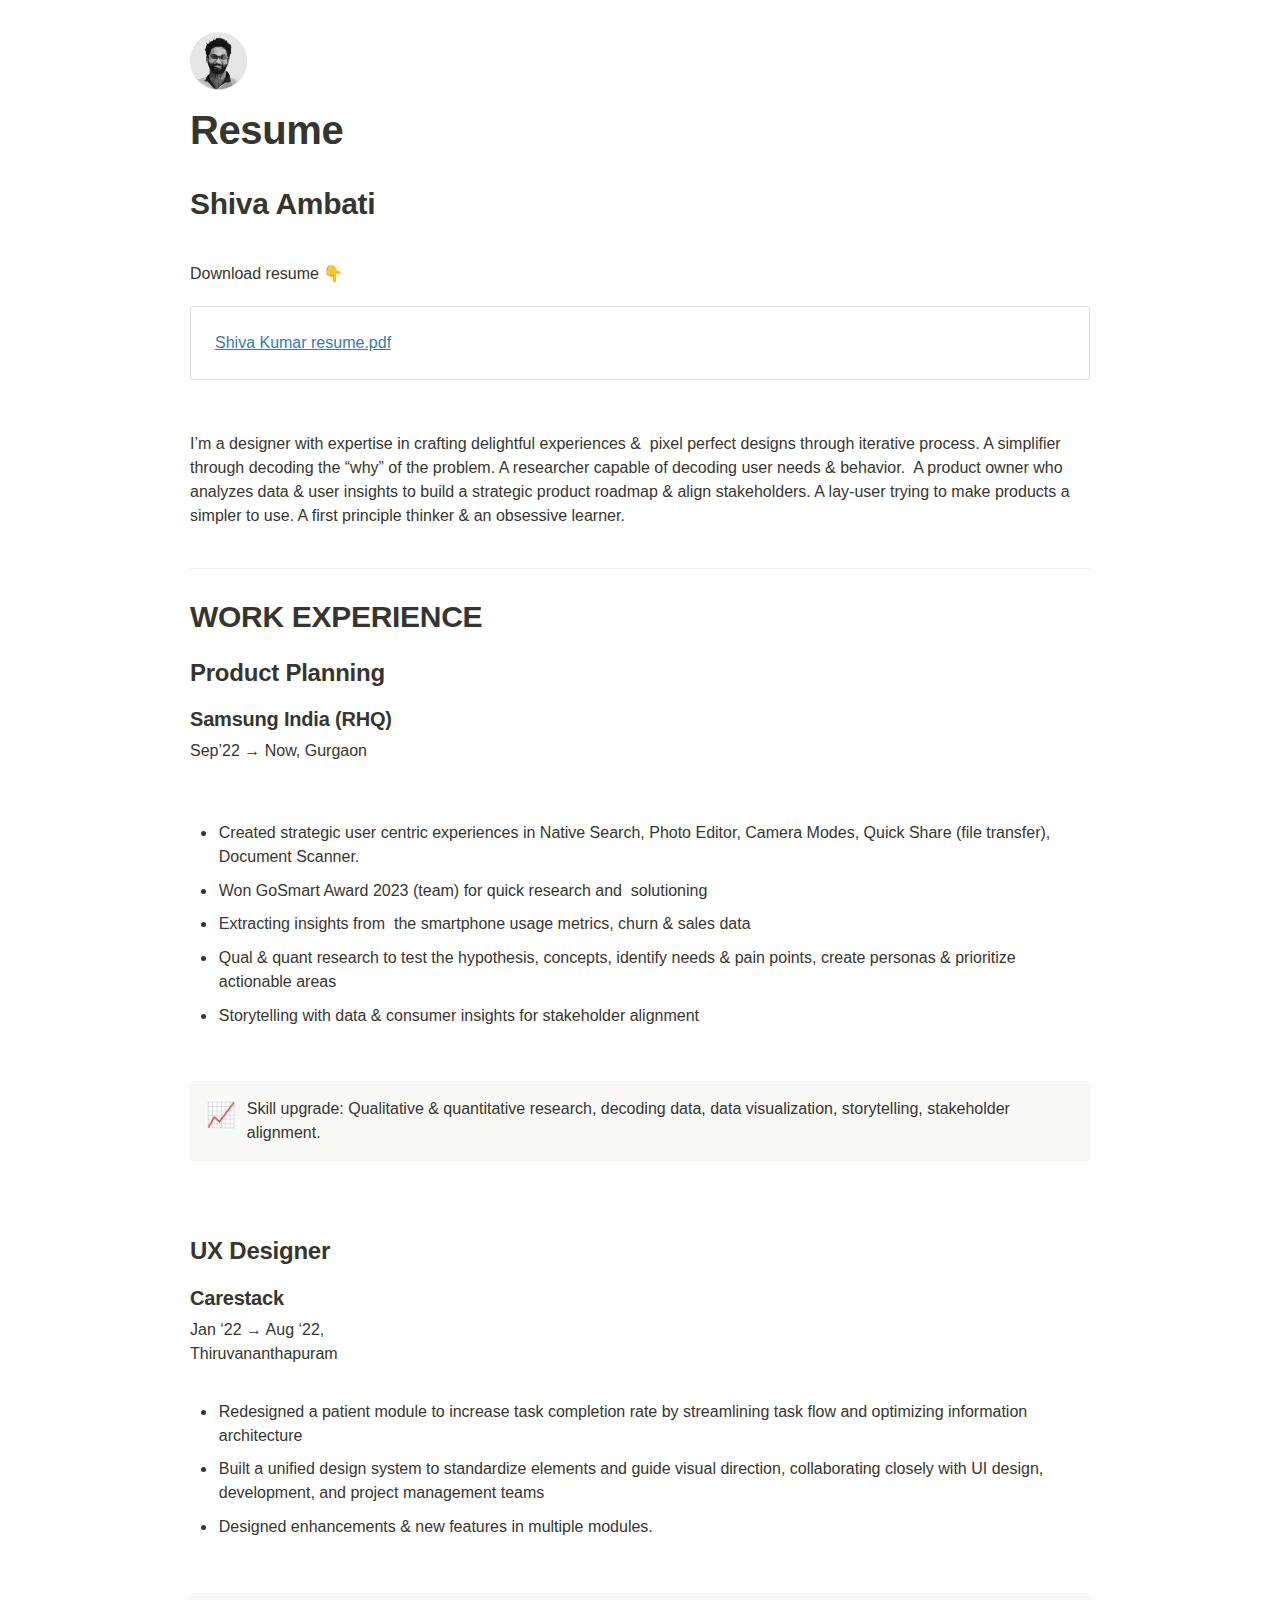
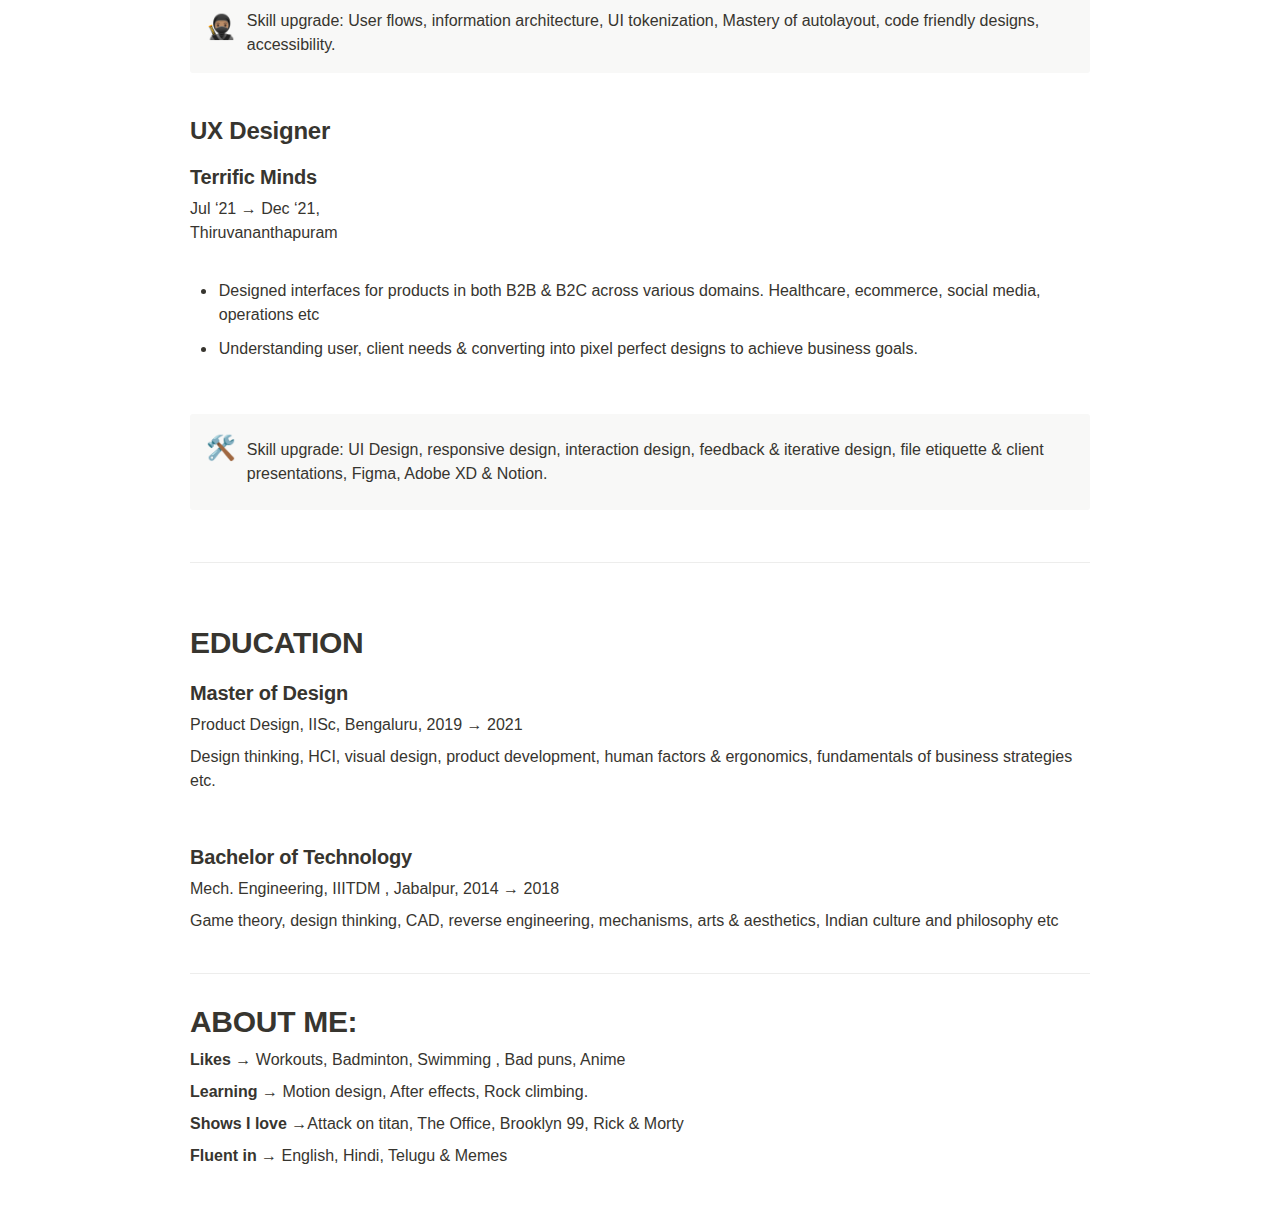
<file: Resume 0f0d972e3c1b4471b14285ed7453de98.html>
<html><head><meta http-equiv="Content-Type" content="text/html; charset=utf-8"/><title>Resume</title><style>
/* cspell:disable-file */
/* webkit printing magic: print all background colors */
html {
	-webkit-print-color-adjust: exact;
}
* {
	box-sizing: border-box;
	-webkit-print-color-adjust: exact;
}

html,
body {
	margin: 0;
	padding: 0;
}
@media only screen {
	body {
		margin: 2em auto;
		max-width: 900px;
		color: rgb(55, 53, 47);
	}
}

body {
	line-height: 1.5;
	white-space: pre-wrap;
}

a,
a.visited {
	color: inherit;
	text-decoration: underline;
}

.pdf-relative-link-path {
	font-size: 80%;
	color: #444;
}

h1,
h2,
h3 {
	letter-spacing: -0.01em;
	line-height: 1.2;
	font-weight: 600;
	margin-bottom: 0;
}

.page-title {
	font-size: 2.5rem;
	font-weight: 700;
	margin-top: 0;
	margin-bottom: 0.75em;
}

h1 {
	font-size: 1.875rem;
	margin-top: 1.875rem;
}

h2 {
	font-size: 1.5rem;
	margin-top: 1.5rem;
}

h3 {
	font-size: 1.25rem;
	margin-top: 1.25rem;
}

.source {
	border: 1px solid #ddd;
	border-radius: 3px;
	padding: 1.5em;
	word-break: break-all;
}

.callout {
	border-radius: 3px;
	padding: 1rem;
}

figure {
	margin: 1.25em 0;
	page-break-inside: avoid;
}

figcaption {
	opacity: 0.5;
	font-size: 85%;
	margin-top: 0.5em;
}

mark {
	background-color: transparent;
}

.indented {
	padding-left: 1.5em;
}

hr {
	background: transparent;
	display: block;
	width: 100%;
	height: 1px;
	visibility: visible;
	border: none;
	border-bottom: 1px solid rgba(55, 53, 47, 0.09);
}

img {
	max-width: 100%;
}

@media only print {
	img {
		max-height: 100vh;
		object-fit: contain;
	}
}

@page {
	margin: 1in;
}

.collection-content {
	font-size: 0.875rem;
}

.column-list {
	display: flex;
	justify-content: space-between;
}

.column {
	padding: 0 1em;
}

.column:first-child {
	padding-left: 0;
}

.column:last-child {
	padding-right: 0;
}

.table_of_contents-item {
	display: block;
	font-size: 0.875rem;
	line-height: 1.3;
	padding: 0.125rem;
}

.table_of_contents-indent-1 {
	margin-left: 1.5rem;
}

.table_of_contents-indent-2 {
	margin-left: 3rem;
}

.table_of_contents-indent-3 {
	margin-left: 4.5rem;
}

.table_of_contents-link {
	text-decoration: none;
	opacity: 0.7;
	border-bottom: 1px solid rgba(55, 53, 47, 0.18);
}

table,
th,
td {
	border: 1px solid rgba(55, 53, 47, 0.09);
	border-collapse: collapse;
}

table {
	border-left: none;
	border-right: none;
}

th,
td {
	font-weight: normal;
	padding: 0.25em 0.5em;
	line-height: 1.5;
	min-height: 1.5em;
	text-align: left;
}

th {
	color: rgba(55, 53, 47, 0.6);
}

ol,
ul {
	margin: 0;
	margin-block-start: 0.6em;
	margin-block-end: 0.6em;
}

li > ol:first-child,
li > ul:first-child {
	margin-block-start: 0.6em;
}

ul > li {
	list-style: disc;
}

ul.to-do-list {
	padding-inline-start: 0;
}

ul.to-do-list > li {
	list-style: none;
}

.to-do-children-checked {
	text-decoration: line-through;
	opacity: 0.375;
}

ul.toggle > li {
	list-style: none;
}

ul {
	padding-inline-start: 1.7em;
}

ul > li {
	padding-left: 0.1em;
}

ol {
	padding-inline-start: 1.6em;
}

ol > li {
	padding-left: 0.2em;
}

.mono ol {
	padding-inline-start: 2em;
}

.mono ol > li {
	text-indent: -0.4em;
}

.toggle {
	padding-inline-start: 0em;
	list-style-type: none;
}

/* Indent toggle children */
.toggle > li > details {
	padding-left: 1.7em;
}

.toggle > li > details > summary {
	margin-left: -1.1em;
}

.selected-value {
	display: inline-block;
	padding: 0 0.5em;
	background: rgba(206, 205, 202, 0.5);
	border-radius: 3px;
	margin-right: 0.5em;
	margin-top: 0.3em;
	margin-bottom: 0.3em;
	white-space: nowrap;
}

.collection-title {
	display: inline-block;
	margin-right: 1em;
}

.page-description {
	margin-bottom: 2em;
}

.simple-table {
	margin-top: 1em;
	font-size: 0.875rem;
	empty-cells: show;
}
.simple-table td {
	height: 29px;
	min-width: 120px;
}

.simple-table th {
	height: 29px;
	min-width: 120px;
}

.simple-table-header-color {
	background: rgb(247, 246, 243);
	color: black;
}
.simple-table-header {
	font-weight: 500;
}

time {
	opacity: 0.5;
}

.icon {
	display: inline-block;
	max-width: 1.2em;
	max-height: 1.2em;
	text-decoration: none;
	vertical-align: text-bottom;
	margin-right: 0.5em;
}

img.icon {
	border-radius: 3px;
}

.user-icon {
	width: 1.5em;
	height: 1.5em;
	border-radius: 100%;
	margin-right: 0.5rem;
}

.user-icon-inner {
	font-size: 0.8em;
}

.text-icon {
	border: 1px solid #000;
	text-align: center;
}

.page-cover-image {
	display: block;
	object-fit: cover;
	width: 100%;
	max-height: 30vh;
}

.page-header-icon {
	font-size: 3rem;
	margin-bottom: 1rem;
}

.page-header-icon-with-cover {
	margin-top: -0.72em;
	margin-left: 0.07em;
}

.page-header-icon img {
	border-radius: 3px;
}

.link-to-page {
	margin: 1em 0;
	padding: 0;
	border: none;
	font-weight: 500;
}

p > .user {
	opacity: 0.5;
}

td > .user,
td > time {
	white-space: nowrap;
}

input[type="checkbox"] {
	transform: scale(1.5);
	margin-right: 0.6em;
	vertical-align: middle;
}

p {
	margin-top: 0.5em;
	margin-bottom: 0.5em;
}

.image {
	border: none;
	margin: 1.5em 0;
	padding: 0;
	border-radius: 0;
	text-align: center;
}

.code,
code {
	background: rgba(135, 131, 120, 0.15);
	border-radius: 3px;
	padding: 0.2em 0.4em;
	border-radius: 3px;
	font-size: 85%;
	tab-size: 2;
}

code {
	color: #eb5757;
}

.code {
	padding: 1.5em 1em;
}

.code-wrap {
	white-space: pre-wrap;
	word-break: break-all;
}

.code > code {
	background: none;
	padding: 0;
	font-size: 100%;
	color: inherit;
}

blockquote {
	font-size: 1.25em;
	margin: 1em 0;
	padding-left: 1em;
	border-left: 3px solid rgb(55, 53, 47);
}

.bookmark {
	text-decoration: none;
	max-height: 8em;
	padding: 0;
	display: flex;
	width: 100%;
	align-items: stretch;
}

.bookmark-title {
	font-size: 0.85em;
	overflow: hidden;
	text-overflow: ellipsis;
	height: 1.75em;
	white-space: nowrap;
}

.bookmark-text {
	display: flex;
	flex-direction: column;
}

.bookmark-info {
	flex: 4 1 180px;
	padding: 12px 14px 14px;
	display: flex;
	flex-direction: column;
	justify-content: space-between;
}

.bookmark-image {
	width: 33%;
	flex: 1 1 180px;
	display: block;
	position: relative;
	object-fit: cover;
	border-radius: 1px;
}

.bookmark-description {
	color: rgba(55, 53, 47, 0.6);
	font-size: 0.75em;
	overflow: hidden;
	max-height: 4.5em;
	word-break: break-word;
}

.bookmark-href {
	font-size: 0.75em;
	margin-top: 0.25em;
}

.sans { font-family: ui-sans-serif, -apple-system, BlinkMacSystemFont, "Segoe UI Variable Display", "Segoe UI", Helvetica, "Apple Color Emoji", Arial, sans-serif, "Segoe UI Emoji", "Segoe UI Symbol"; }
.code { font-family: "SFMono-Regular", Menlo, Consolas, "PT Mono", "Liberation Mono", Courier, monospace; }
.serif { font-family: Lyon-Text, Georgia, ui-serif, serif; }
.mono { font-family: iawriter-mono, Nitti, Menlo, Courier, monospace; }
.pdf .sans { font-family: Inter, ui-sans-serif, -apple-system, BlinkMacSystemFont, "Segoe UI Variable Display", "Segoe UI", Helvetica, "Apple Color Emoji", Arial, sans-serif, "Segoe UI Emoji", "Segoe UI Symbol", 'Twemoji', 'Noto Color Emoji', 'Noto Sans CJK JP'; }
.pdf:lang(zh-CN) .sans { font-family: Inter, ui-sans-serif, -apple-system, BlinkMacSystemFont, "Segoe UI Variable Display", "Segoe UI", Helvetica, "Apple Color Emoji", Arial, sans-serif, "Segoe UI Emoji", "Segoe UI Symbol", 'Twemoji', 'Noto Color Emoji', 'Noto Sans CJK SC'; }
.pdf:lang(zh-TW) .sans { font-family: Inter, ui-sans-serif, -apple-system, BlinkMacSystemFont, "Segoe UI Variable Display", "Segoe UI", Helvetica, "Apple Color Emoji", Arial, sans-serif, "Segoe UI Emoji", "Segoe UI Symbol", 'Twemoji', 'Noto Color Emoji', 'Noto Sans CJK TC'; }
.pdf:lang(ko-KR) .sans { font-family: Inter, ui-sans-serif, -apple-system, BlinkMacSystemFont, "Segoe UI Variable Display", "Segoe UI", Helvetica, "Apple Color Emoji", Arial, sans-serif, "Segoe UI Emoji", "Segoe UI Symbol", 'Twemoji', 'Noto Color Emoji', 'Noto Sans CJK KR'; }
.pdf .code { font-family: Source Code Pro, "SFMono-Regular", Menlo, Consolas, "PT Mono", "Liberation Mono", Courier, monospace, 'Twemoji', 'Noto Color Emoji', 'Noto Sans Mono CJK JP'; }
.pdf:lang(zh-CN) .code { font-family: Source Code Pro, "SFMono-Regular", Menlo, Consolas, "PT Mono", "Liberation Mono", Courier, monospace, 'Twemoji', 'Noto Color Emoji', 'Noto Sans Mono CJK SC'; }
.pdf:lang(zh-TW) .code { font-family: Source Code Pro, "SFMono-Regular", Menlo, Consolas, "PT Mono", "Liberation Mono", Courier, monospace, 'Twemoji', 'Noto Color Emoji', 'Noto Sans Mono CJK TC'; }
.pdf:lang(ko-KR) .code { font-family: Source Code Pro, "SFMono-Regular", Menlo, Consolas, "PT Mono", "Liberation Mono", Courier, monospace, 'Twemoji', 'Noto Color Emoji', 'Noto Sans Mono CJK KR'; }
.pdf .serif { font-family: PT Serif, Lyon-Text, Georgia, ui-serif, serif, 'Twemoji', 'Noto Color Emoji', 'Noto Serif CJK JP'; }
.pdf:lang(zh-CN) .serif { font-family: PT Serif, Lyon-Text, Georgia, ui-serif, serif, 'Twemoji', 'Noto Color Emoji', 'Noto Serif CJK SC'; }
.pdf:lang(zh-TW) .serif { font-family: PT Serif, Lyon-Text, Georgia, ui-serif, serif, 'Twemoji', 'Noto Color Emoji', 'Noto Serif CJK TC'; }
.pdf:lang(ko-KR) .serif { font-family: PT Serif, Lyon-Text, Georgia, ui-serif, serif, 'Twemoji', 'Noto Color Emoji', 'Noto Serif CJK KR'; }
.pdf .mono { font-family: PT Mono, iawriter-mono, Nitti, Menlo, Courier, monospace, 'Twemoji', 'Noto Color Emoji', 'Noto Sans Mono CJK JP'; }
.pdf:lang(zh-CN) .mono { font-family: PT Mono, iawriter-mono, Nitti, Menlo, Courier, monospace, 'Twemoji', 'Noto Color Emoji', 'Noto Sans Mono CJK SC'; }
.pdf:lang(zh-TW) .mono { font-family: PT Mono, iawriter-mono, Nitti, Menlo, Courier, monospace, 'Twemoji', 'Noto Color Emoji', 'Noto Sans Mono CJK TC'; }
.pdf:lang(ko-KR) .mono { font-family: PT Mono, iawriter-mono, Nitti, Menlo, Courier, monospace, 'Twemoji', 'Noto Color Emoji', 'Noto Sans Mono CJK KR'; }
.highlight-default {
	color: rgba(50, 48, 44, 1);
}
.highlight-gray {
	color: rgba(115, 114, 110, 1);
	fill: rgba(115, 114, 110, 1);
}
.highlight-brown {
	color: rgba(159, 107, 83, 1);
	fill: rgba(159, 107, 83, 1);
}
.highlight-orange {
	color: rgba(217, 115, 13, 1);
	fill: rgba(217, 115, 13, 1);
}
.highlight-yellow {
	color: rgba(203, 145, 47, 1);
	fill: rgba(203, 145, 47, 1);
}
.highlight-teal {
	color: rgba(68, 131, 97, 1);
	fill: rgba(68, 131, 97, 1);
}
.highlight-blue {
	color: rgba(51, 126, 169, 1);
	fill: rgba(51, 126, 169, 1);
}
.highlight-purple {
	color: rgba(144, 101, 176, 1);
	fill: rgba(144, 101, 176, 1);
}
.highlight-pink {
	color: rgba(193, 76, 138, 1);
	fill: rgba(193, 76, 138, 1);
}
.highlight-red {
	color: rgba(205, 60, 58, 1);
	fill: rgba(205, 60, 58, 1);
}
.highlight-default_background {
	color: rgba(50, 48, 44, 1);
}
.highlight-gray_background {
	background: rgba(248, 248, 247, 1);
}
.highlight-brown_background {
	background: rgba(244, 238, 238, 1);
}
.highlight-orange_background {
	background: rgba(251, 236, 221, 1);
}
.highlight-yellow_background {
	background: rgba(251, 243, 219, 1);
}
.highlight-teal_background {
	background: rgba(237, 243, 236, 1);
}
.highlight-blue_background {
	background: rgba(231, 243, 248, 1);
}
.highlight-purple_background {
	background: rgba(248, 243, 252, 1);
}
.highlight-pink_background {
	background: rgba(252, 241, 246, 1);
}
.highlight-red_background {
	background: rgba(253, 235, 236, 1);
}
.block-color-default {
	color: inherit;
	fill: inherit;
}
.block-color-gray {
	color: rgba(115, 114, 110, 1);
	fill: rgba(115, 114, 110, 1);
}
.block-color-brown {
	color: rgba(159, 107, 83, 1);
	fill: rgba(159, 107, 83, 1);
}
.block-color-orange {
	color: rgba(217, 115, 13, 1);
	fill: rgba(217, 115, 13, 1);
}
.block-color-yellow {
	color: rgba(203, 145, 47, 1);
	fill: rgba(203, 145, 47, 1);
}
.block-color-teal {
	color: rgba(68, 131, 97, 1);
	fill: rgba(68, 131, 97, 1);
}
.block-color-blue {
	color: rgba(51, 126, 169, 1);
	fill: rgba(51, 126, 169, 1);
}
.block-color-purple {
	color: rgba(144, 101, 176, 1);
	fill: rgba(144, 101, 176, 1);
}
.block-color-pink {
	color: rgba(193, 76, 138, 1);
	fill: rgba(193, 76, 138, 1);
}
.block-color-red {
	color: rgba(205, 60, 58, 1);
	fill: rgba(205, 60, 58, 1);
}
.block-color-default_background {
	color: inherit;
	fill: inherit;
}
.block-color-gray_background {
	background: rgba(248, 248, 247, 1);
}
.block-color-brown_background {
	background: rgba(244, 238, 238, 1);
}
.block-color-orange_background {
	background: rgba(251, 236, 221, 1);
}
.block-color-yellow_background {
	background: rgba(251, 243, 219, 1);
}
.block-color-teal_background {
	background: rgba(237, 243, 236, 1);
}
.block-color-blue_background {
	background: rgba(231, 243, 248, 1);
}
.block-color-purple_background {
	background: rgba(248, 243, 252, 1);
}
.block-color-pink_background {
	background: rgba(252, 241, 246, 1);
}
.block-color-red_background {
	background: rgba(253, 235, 236, 1);
}
.select-value-color-default { background-color: rgba(84, 72, 49, 0.08); }
.select-value-color-gray { background-color: rgba(84, 72, 49, 0.15); }
.select-value-color-brown { background-color: rgba(210, 162, 141, 0.35); }
.select-value-color-orange { background-color: rgba(224, 124, 57, 0.27); }
.select-value-color-yellow { background-color: rgba(236, 191, 66, 0.39); }
.select-value-color-green { background-color: rgba(123, 183, 129, 0.27); }
.select-value-color-blue { background-color: rgba(93, 165, 206, 0.27); }
.select-value-color-purple { background-color: rgba(168, 129, 197, 0.27); }
.select-value-color-pink { background-color: rgba(225, 136, 179, 0.27); }
.select-value-color-red { background-color: rgba(244, 171, 159, 0.4); }

.checkbox {
	display: inline-flex;
	vertical-align: text-bottom;
	width: 16;
	height: 16;
	background-size: 16px;
	margin-left: 2px;
	margin-right: 5px;
}

.checkbox-on {
	background-image: url("data:image/svg+xml;charset=UTF-8,%3Csvg%20width%3D%2216%22%20height%3D%2216%22%20viewBox%3D%220%200%2016%2016%22%20fill%3D%22none%22%20xmlns%3D%22http%3A%2F%2Fwww.w3.org%2F2000%2Fsvg%22%3E%0A%3Crect%20width%3D%2216%22%20height%3D%2216%22%20fill%3D%22%2358A9D7%22%2F%3E%0A%3Cpath%20d%3D%22M6.71429%2012.2852L14%204.9995L12.7143%203.71436L6.71429%209.71378L3.28571%206.2831L2%207.57092L6.71429%2012.2852Z%22%20fill%3D%22white%22%2F%3E%0A%3C%2Fsvg%3E");
}

.checkbox-off {
	background-image: url("data:image/svg+xml;charset=UTF-8,%3Csvg%20width%3D%2216%22%20height%3D%2216%22%20viewBox%3D%220%200%2016%2016%22%20fill%3D%22none%22%20xmlns%3D%22http%3A%2F%2Fwww.w3.org%2F2000%2Fsvg%22%3E%0A%3Crect%20x%3D%220.75%22%20y%3D%220.75%22%20width%3D%2214.5%22%20height%3D%2214.5%22%20fill%3D%22white%22%20stroke%3D%22%2336352F%22%20stroke-width%3D%221.5%22%2F%3E%0A%3C%2Fsvg%3E");
}
	
</style></head><body><article id="0f0d972e-3c1b-4471-b142-85ed7453de98" class="page sans"><header><div class="page-header-icon undefined"><img class="icon" src="Resume%200f0d972e3c1b4471b14285ed7453de98/Shiva_Ambati.png"/></div><h1 class="page-title">Resume</h1><p class="page-description"></p></header><div class="page-body"><h1 id="10ba7593-c9cc-4acc-9253-2ef97c2a6443" class="">Shiva Ambati</h1><p id="02725b33-67fc-4bef-ada3-8409315d7234" class="">
</p><p id="72b479a3-2f09-43f2-80f2-6451ee391179" class="">Download resume 👇</p><figure id="d9397f2f-9a87-443f-a163-8e78f2527695"><div class="block-color-blue source"><a href="Resume%200f0d972e3c1b4471b14285ed7453de98/Shiva_Kumar_resume_0424.pdf">Shiva Kumar resume.pdf</a></div></figure><p id="c1f726b0-53e6-485a-b422-082cfa7472d4" class="">
</p><p id="7a90ebad-3810-4701-9868-dd6d3939850a" class="">I’m a designer with expertise in crafting delightful experiences &amp;  pixel perfect designs through iterative process. A simplifier  through decoding the “why” of the problem. A researcher capable of decoding user needs &amp; behavior.  A product owner who  analyzes data &amp; user insights to build a strategic product roadmap &amp; align stakeholders. A lay-user trying to make products a simpler to use. A first principle thinker &amp; an obsessive learner.</p><p id="cd1c381e-8b29-4724-a722-631a6f468953" class="">
</p><hr id="417cf696-9b01-4025-a6ae-6d1014d414aa"/><h1 id="a4dd6386-bbe8-4666-858e-ee72ffb6dd80" class="">WORK EXPERIENCE</h1><div id="fe1a6ed1-2a7f-46b3-b883-68a0612a939b" class="column-list"><div id="676f3049-2a06-4b62-973b-3f2a6103a978" style="width:31.25%" class="column"><h2 id="ad44712c-fa3d-4326-af91-acf5e329c5be" class="">Product Planning</h2><h3 id="cc2804bc-5c4a-4dc3-bc66-8d0d79330c49" class="">Samsung India (RHQ)</h3><p id="7cb669e9-b858-4aae-8bd8-68bdcf11bdd0" class="">Sep’22 → Now, Gurgaon</p></div><div id="256b14bf-4da1-4cdc-bd26-bbe1408084de" style="width:68.75%" class="column"><figure id="e419dba3-207b-44ef-a287-02bc7d99911b" class="image" style="text-align:left"><a href="Resume%200f0d972e3c1b4471b14285ed7453de98/Frame_63.svg"><img style="width:240px" src="Resume%200f0d972e3c1b4471b14285ed7453de98/Frame_63.svg"/></a></figure></div></div><ul id="65c3f4f4-1b20-44a6-9621-144c93ed880b" class="bulleted-list"><li style="list-style-type:disc">Created strategic user centric experiences in Native Search, Photo Editor, Camera Modes, Quick Share (file transfer), Document Scanner. </li></ul><ul id="d36b1af3-f57b-4a9a-ad48-9b893329e879" class="bulleted-list"><li style="list-style-type:disc">Won GoSmart Award 2023 (team) for quick research and  solutioning</li></ul><ul id="10d40fa9-d339-4e09-bdc1-0c712ec60de1" class="bulleted-list"><li style="list-style-type:disc">Extracting insights from  the smartphone usage metrics, churn &amp; sales data</li></ul><ul id="30e37fe2-b346-44a6-a552-35ddd87e935a" class="bulleted-list"><li style="list-style-type:disc">Qual &amp; quant research to test the hypothesis, concepts, identify needs &amp; pain points, create personas &amp; prioritize actionable areas</li></ul><ul id="eb5bd046-0368-4458-90dc-6a711d913328" class="bulleted-list"><li style="list-style-type:disc">Storytelling with data &amp; consumer insights for stakeholder alignment</li></ul><p id="56c9168d-808d-4500-bf22-9546aabfd58c" class="">
</p><figure class="block-color-gray_background callout" style="white-space:pre-wrap;display:flex" id="0e6bf8e2-af40-433e-8e1b-7f46328f7b11"><div style="font-size:1.5em"><span class="icon">📈</span></div><div style="width:100%">Skill upgrade: Qualitative &amp; quantitative research, decoding data, data visualization, storytelling, stakeholder alignment.</div></figure><p id="972bb992-8542-489d-963b-606fa7fe2b47" class="">
</p><div id="04607fe1-ab43-468e-8b15-33de0c58b1dd" class="column-list"><div id="87e6c2d7-ad45-4479-a701-e5eb1557907a" style="width:31.25%" class="column"><h2 id="61e90973-0d2b-4fd6-8c9d-fcbb579355c7" class="">UX Designer</h2><h3 id="2a9e0e72-7b12-4cf9-968d-f99121595f77" class="">Carestack</h3><p id="86eec19c-7d69-4ecf-ac19-c10f7fd12d00" class="">Jan ‘22 → Aug ‘22,  Thiruvananthapuram </p></div><div id="5af6ef05-1134-4cb7-b9c9-19841fdc3958" style="width:68.75%" class="column"><figure id="40aa8e8a-b774-4ece-9887-837bfbcd883b" class="image"><a href="Resume%200f0d972e3c1b4471b14285ed7453de98/Frame_63_(1).svg"><img style="width:240px" src="Resume%200f0d972e3c1b4471b14285ed7453de98/Frame_63_(1).svg"/></a></figure></div></div><ul id="fc1a7771-82f5-40f6-97e6-82c5127abc5c" class="bulleted-list"><li style="list-style-type:disc">Redesigned a patient module to increase task completion rate by streamlining task flow and optimizing information architecture</li></ul><ul id="f901c748-4b95-465f-a59b-4a40a1c632dc" class="bulleted-list"><li style="list-style-type:disc">Built a unified design system to standardize elements and guide visual direction, collaborating closely with UI design, development, and project management teams</li></ul><ul id="a6b1f78a-f819-4c46-82aa-1c372f05abad" class="bulleted-list"><li style="list-style-type:disc">Designed enhancements &amp; new features in multiple modules.</li></ul><p id="1d0b151d-9043-429b-afe1-4ff3e8d6237b" class="">
</p><figure class="block-color-gray_background callout" style="white-space:pre-wrap;display:flex" id="c94c7bc9-5c14-48ca-9243-bde06e826c98"><div style="font-size:1.5em"><span class="icon">🥷🏽</span></div><div style="width:100%">Skill upgrade: User flows, information architecture, UI tokenization, Mastery of autolayout, code friendly designs, accessibility.</div></figure><div id="c4ac9ac3-a827-4444-be70-2517357fa24e" class="column-list"><div id="637b6992-2fc7-4fef-a423-fe2948d9e9ab" style="width:31.25%" class="column"><h2 id="5803bee3-ab62-465c-a109-17aa319cd3a8" class="">UX Designer</h2><h3 id="b079dc59-e5a9-4032-9933-205321f15060" class="">Terrific Minds</h3><p id="cb518923-2078-4176-b91e-1abf4426028a" class="">Jul ‘21 → Dec ‘21,  Thiruvananthapuram </p></div><div id="d2ec593f-b8ae-47de-8bd4-5333afbb88ff" style="width:68.75%" class="column"><figure id="32f8ce11-ed8c-49bd-b6a9-c427d55d101a" class="image"><a href="Resume%200f0d972e3c1b4471b14285ed7453de98/Frame_63_(2).svg"><img style="width:240px" src="Resume%200f0d972e3c1b4471b14285ed7453de98/Frame_63_(2).svg"/></a></figure></div></div><ul id="827ea4c5-92f4-4405-bb11-fd2b8e60a9e2" class="bulleted-list"><li style="list-style-type:disc">Designed interfaces for products in both B2B &amp; B2C across various domains. Healthcare, ecommerce, social media, operations etc</li></ul><ul id="c13cbd63-c27c-4ded-8427-9ae1a76c40a5" class="bulleted-list"><li style="list-style-type:disc">Understanding user, client needs &amp; converting into pixel perfect designs to achieve business goals.</li></ul><p id="56d3f0f0-e41f-4631-a47a-167f7e6469de" class="">
</p><figure class="block-color-gray_background callout" style="white-space:pre-wrap;display:flex" id="10aec12a-22fd-8197-adf9-eca01fada842"><div style="font-size:1.5em"><span class="icon">🛠️</span></div><div style="width:100%"><p id="06e32b0f-8815-4b81-92d4-dd0df2eb611a" class="">Skill upgrade: UI Design, responsive design, interaction design, feedback &amp; iterative design, file etiquette &amp; client presentations, Figma, Adobe XD &amp; Notion.</p></div></figure><p id="2be7952a-e2fe-451d-b2eb-acfb4ba2307b" class="">
</p><hr id="aa1072cb-4b70-4e38-af5c-7fc76f60e041"/><p id="f8741d83-e90e-49a2-a294-c721fad06d03" class="">
</p><h1 id="a98258d7-455b-481f-a993-c834a5377f8f" class="">EDUCATION</h1><h3 id="788eb68b-4917-4b64-b271-7295e193e82b" class="">Master of Design</h3><p id="27c5f24f-8ff7-42b4-9f28-6a4703d5b21e" class="">Product Design, IISc, Bengaluru, 2019 → 2021</p><p id="02f6f8df-20e5-40f8-a46f-fffd695fbd59" class="">Design thinking, HCI, visual design, product development, human factors &amp; ergonomics, fundamentals of business strategies etc.</p><p id="a8dc835b-4b81-493d-83c7-cb9ebb41a81d" class="">
</p><h3 id="0c790064-545c-4169-a691-52df02af659a" class="">Bachelor of Technology</h3><p id="2fcba66a-2bf6-42f3-a2d3-7198e639e462" class="">Mech. Engineering, IIITDM , Jabalpur, 2014 → 2018</p><p id="e6b37615-ae37-4a99-8650-7e3e5b1e48c9" class="">Game theory, design thinking, CAD, reverse engineering, mechanisms, arts &amp; aesthetics, Indian culture and philosophy etc       </p><p id="f6faa1f0-5b40-486f-a386-b3abfe4ec72e" class="">
</p><hr id="c2581837-a471-4ac7-8c1a-e8ec50d54d1c"/><h1 id="5eb27227-8df7-4dc4-b597-87ea1295a68f" class="">ABOUT ME: </h1><p id="6a8e811c-91df-4ce2-9553-9b1e876d150b" class=""><strong>Likes</strong> → Workouts, Badminton, Swimming , Bad puns, Anime </p><p id="146c84ad-55d1-4338-ab5c-01a449a2e6f9" class=""><strong>Learning</strong> → Motion design, After effects, Rock climbing.</p><p id="93eeda32-5700-4f73-9d14-8b6d70a36dde" class=""><strong>Shows I love</strong> →Attack on titan, The Office, Brooklyn 99, Rick &amp; Morty</p><p id="03265321-c65e-4db2-b235-5950a8ebfcb5" class=""><strong>Fluent in</strong> → English, Hindi, Telugu &amp; Memes</p><p id="c49267b2-f349-40c1-9acf-83534a802580" class="">
</p></div></article><span class="sans" style="font-size:14px;padding-top:2em"></span></body></html>
</file>
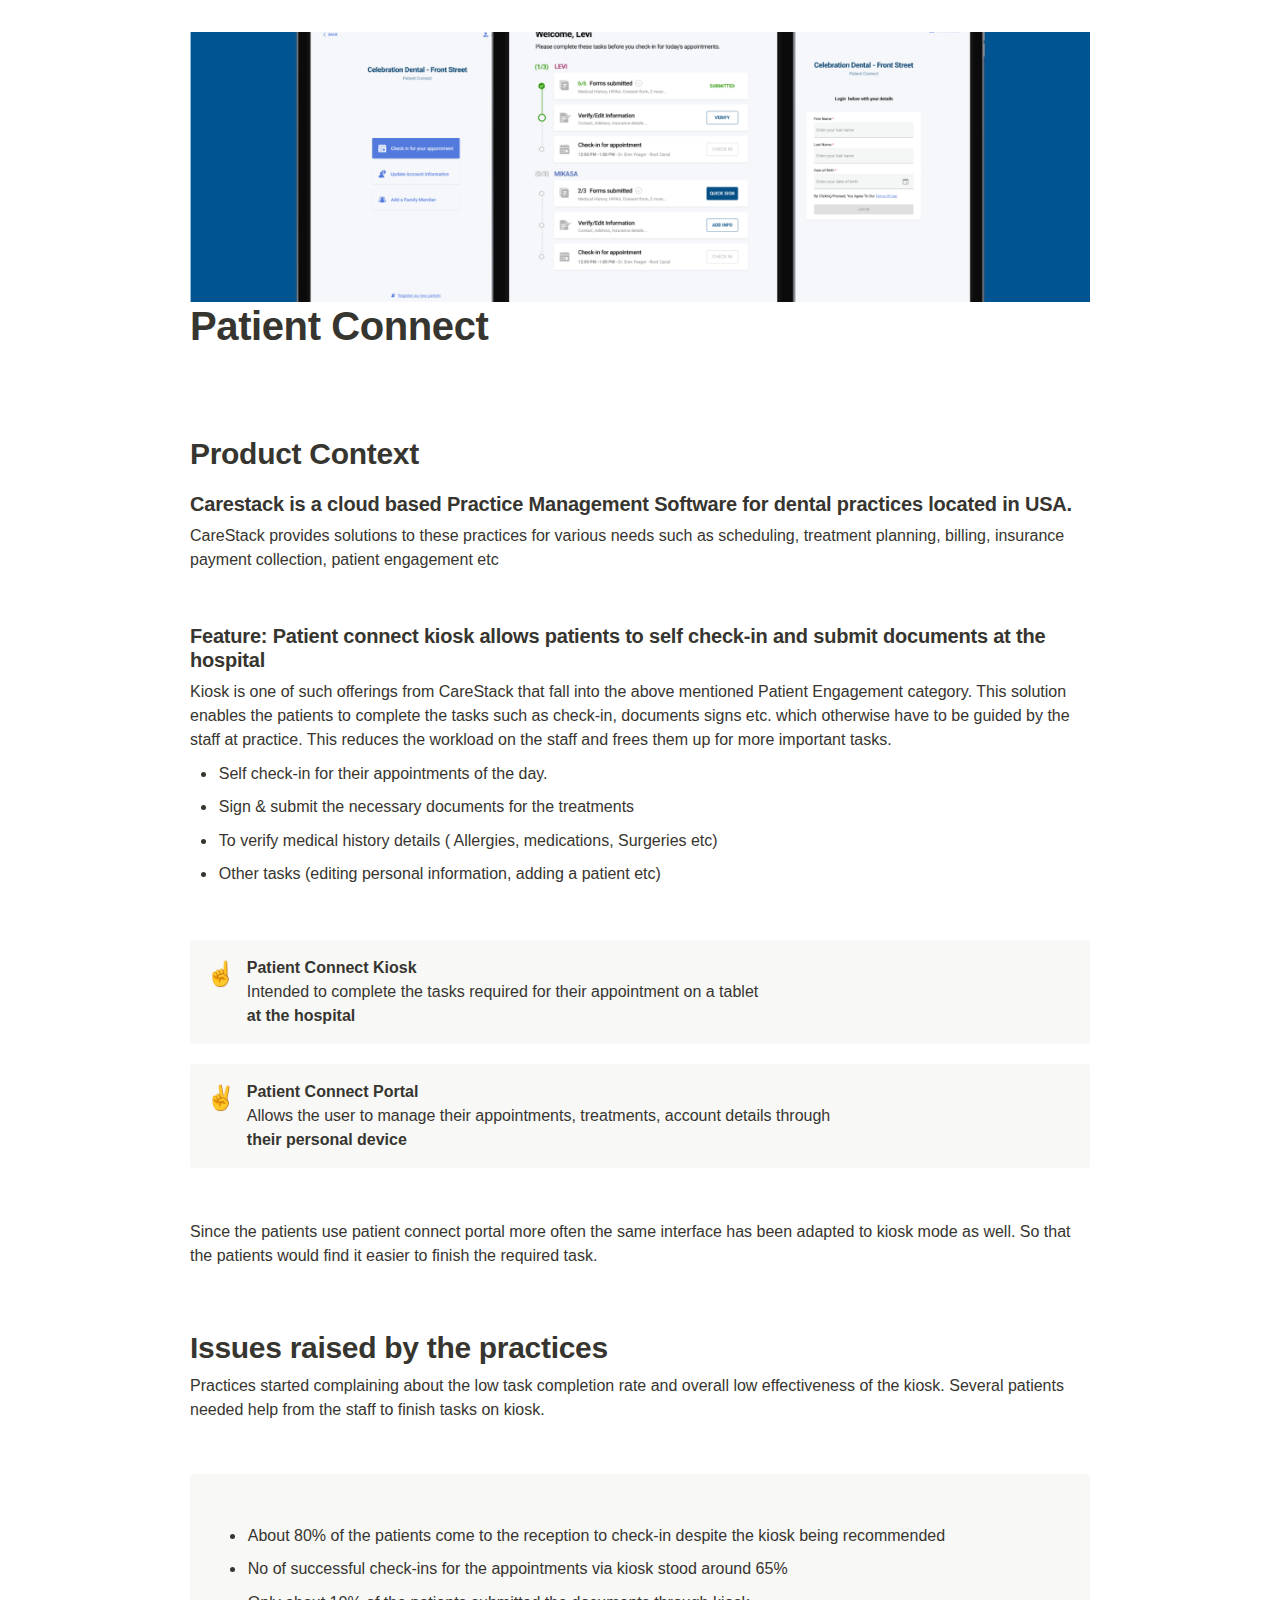
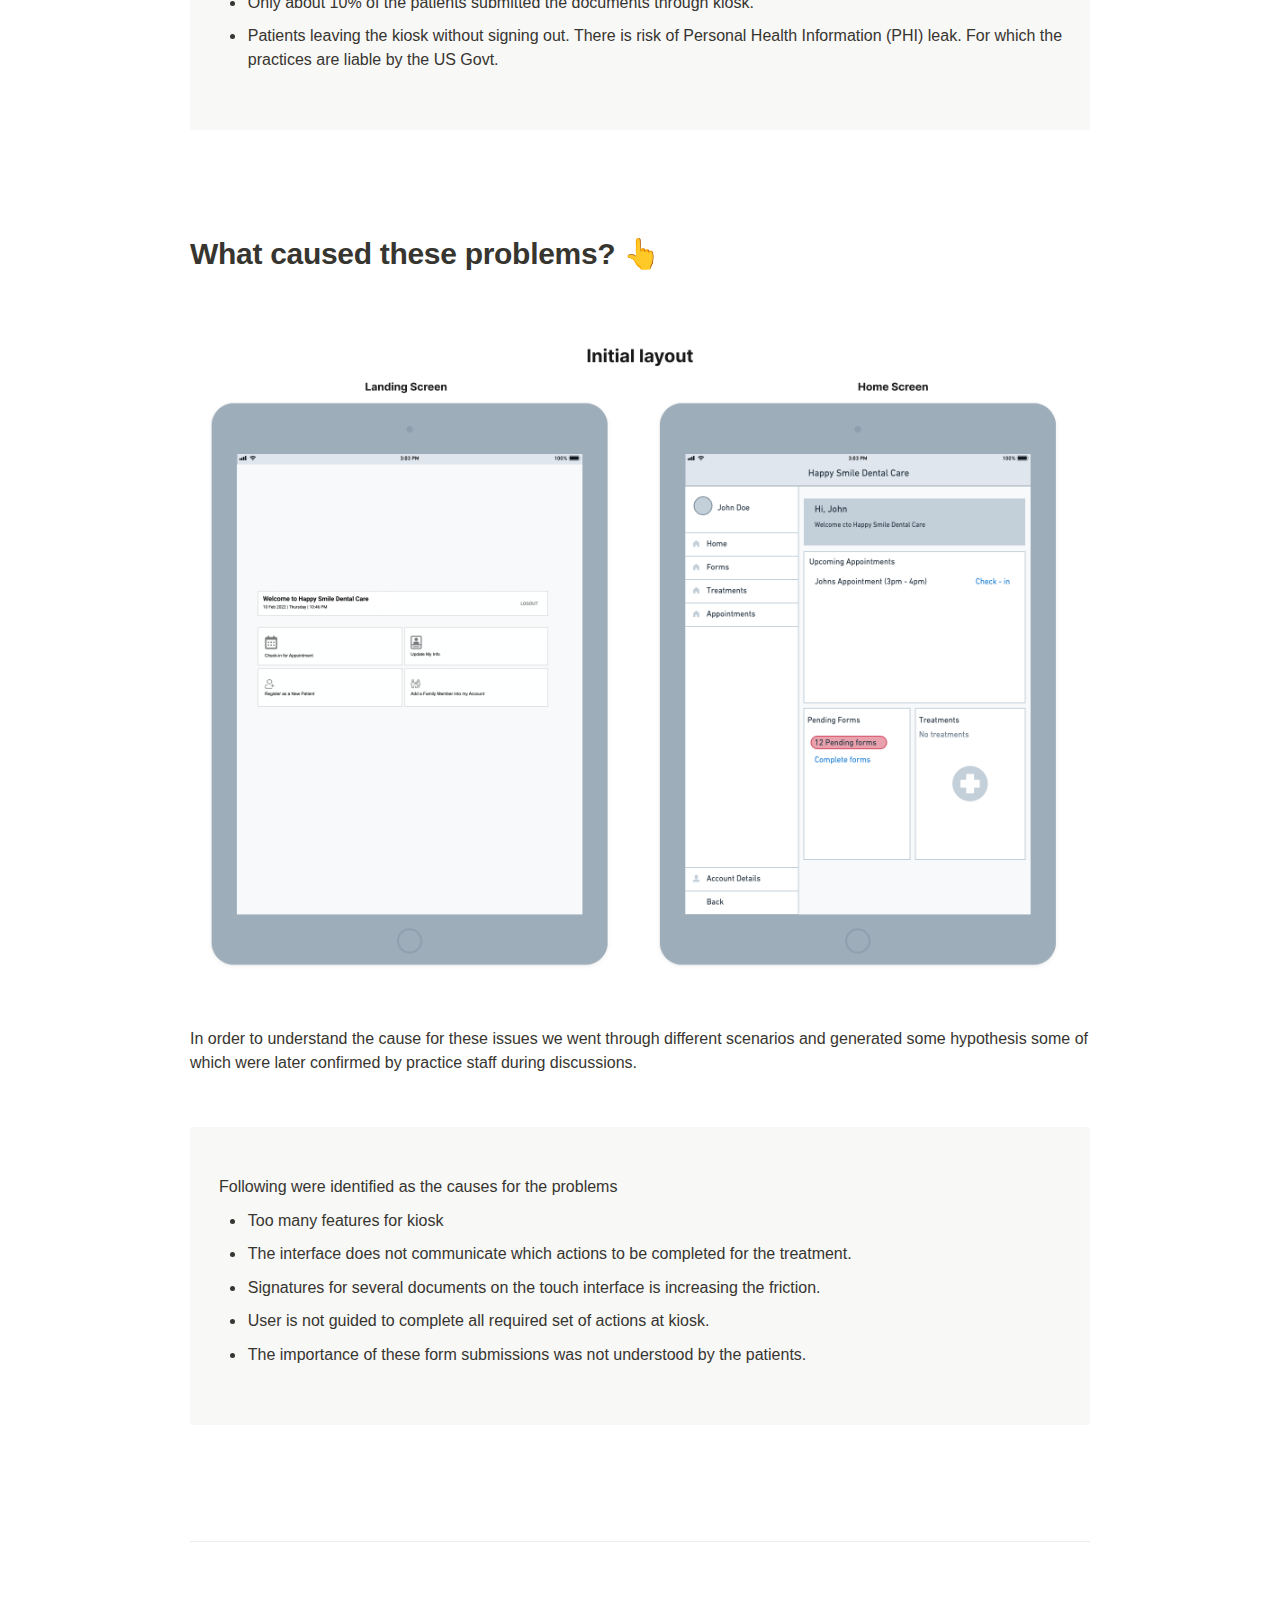
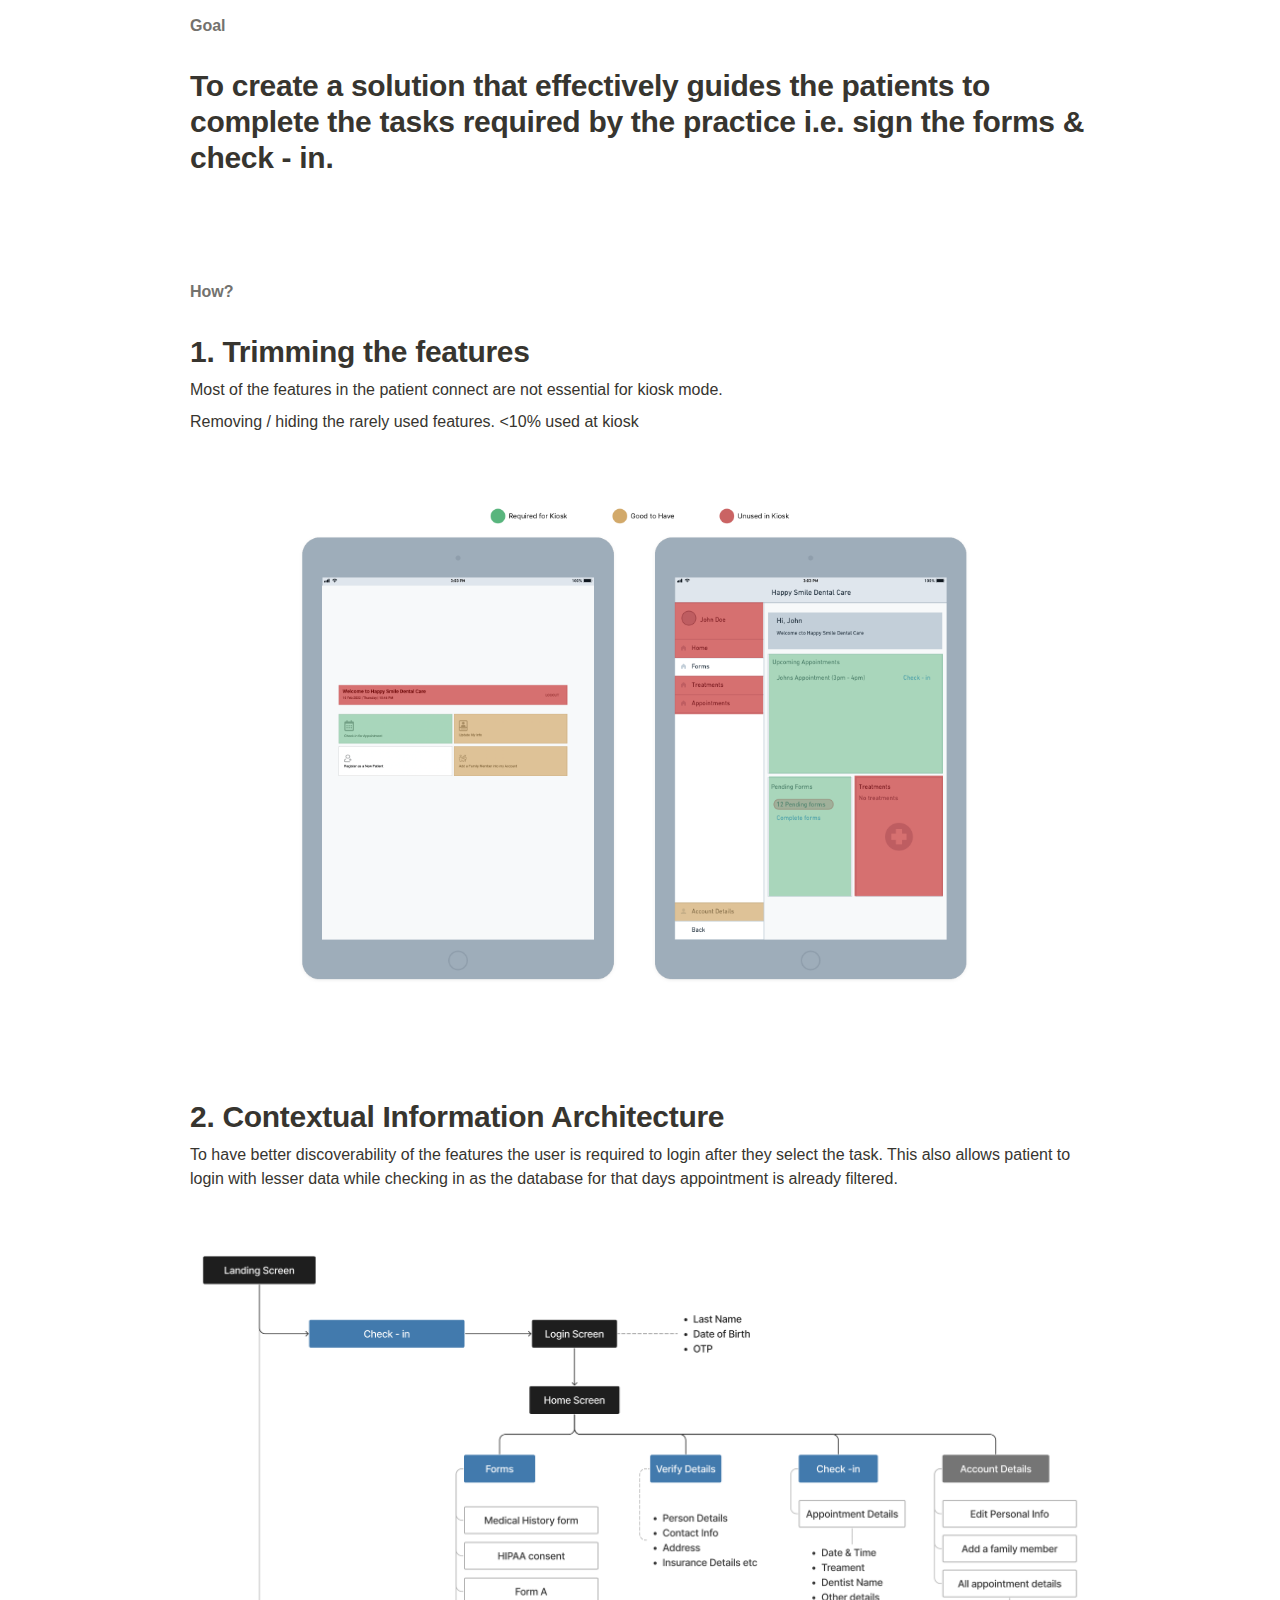
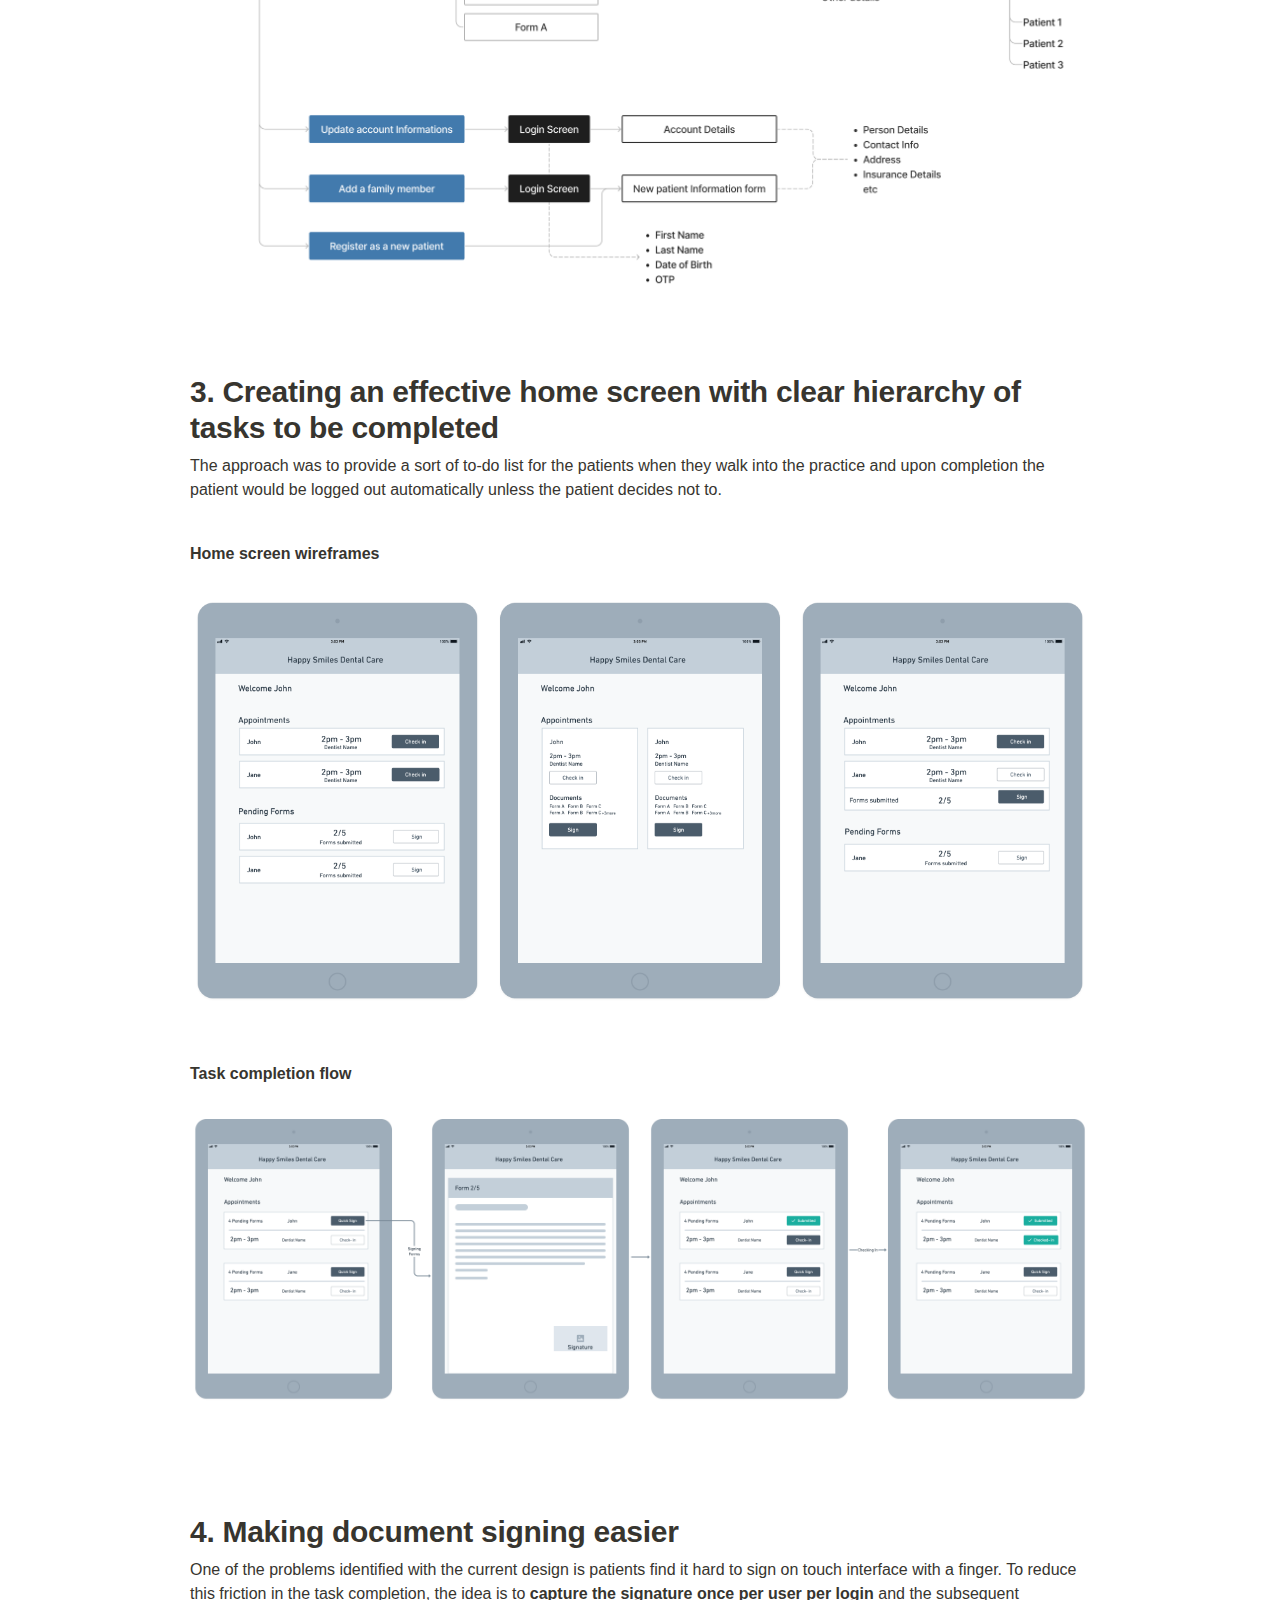
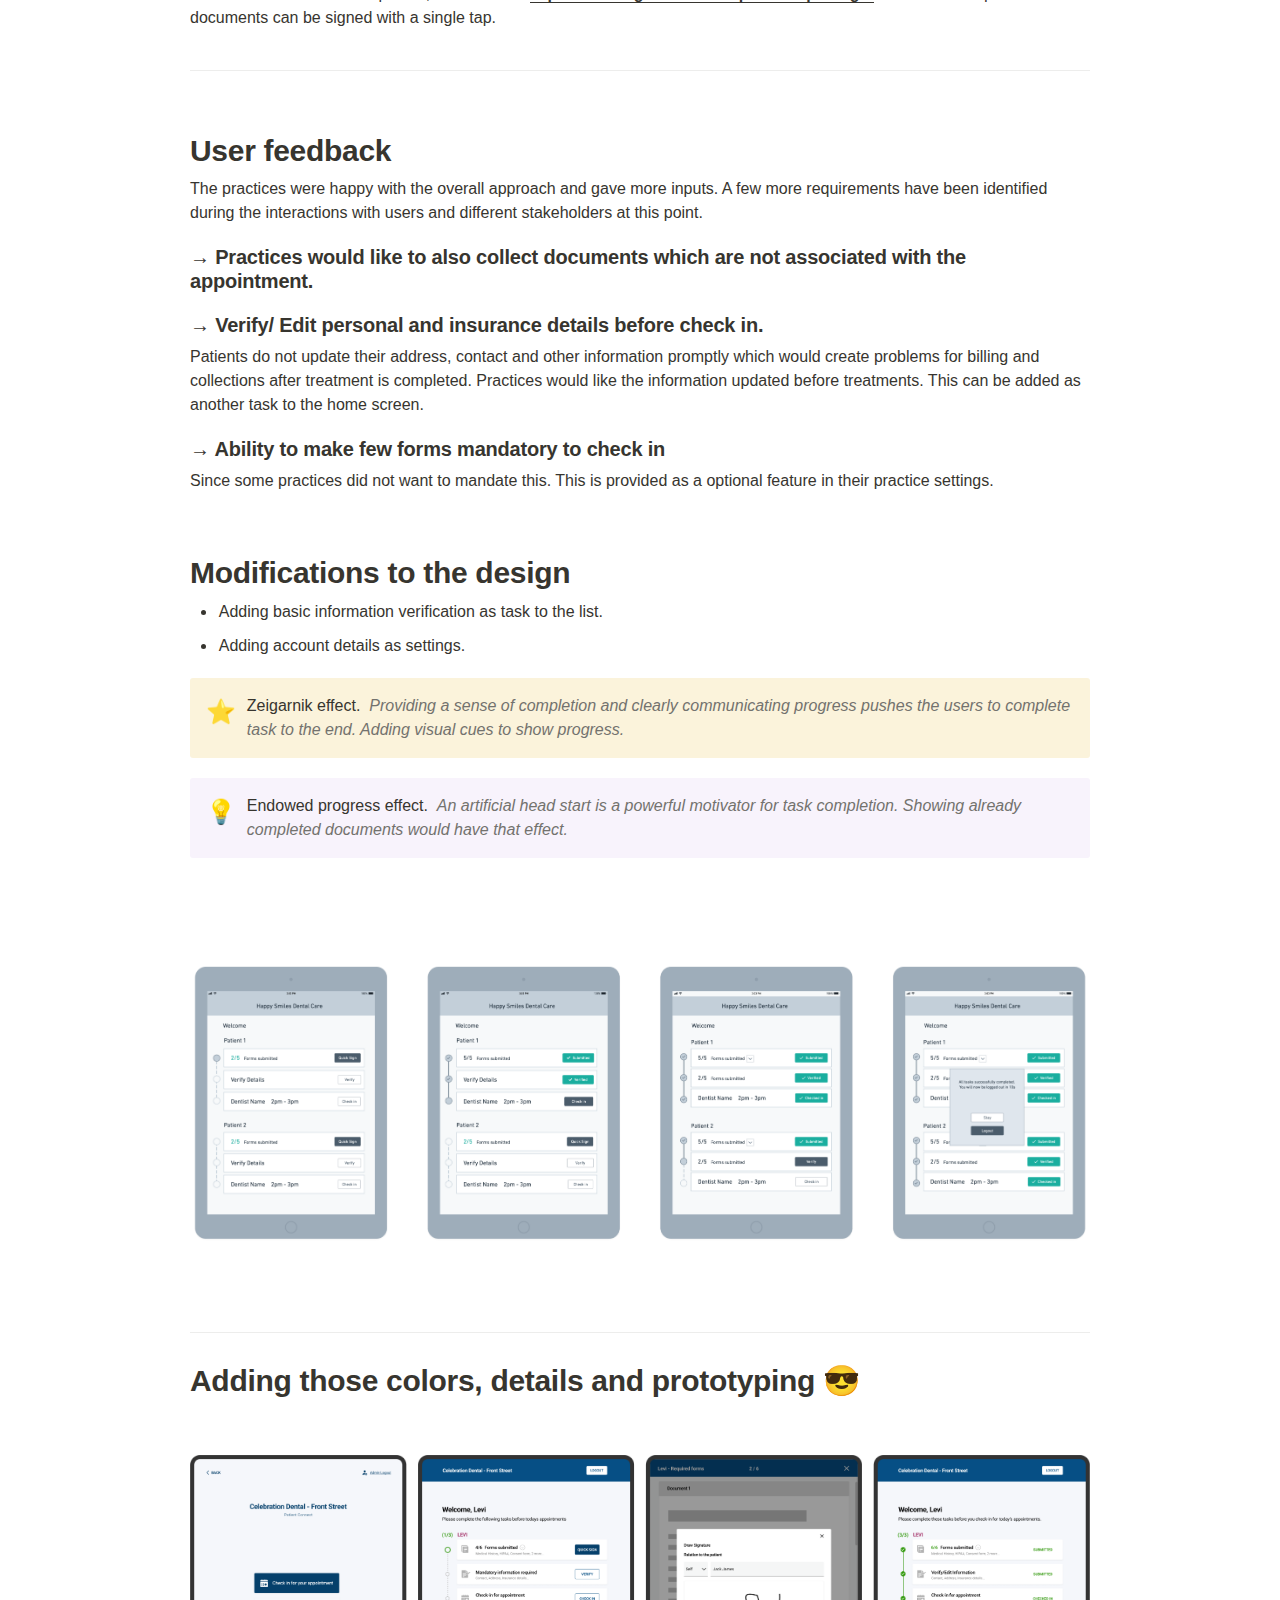
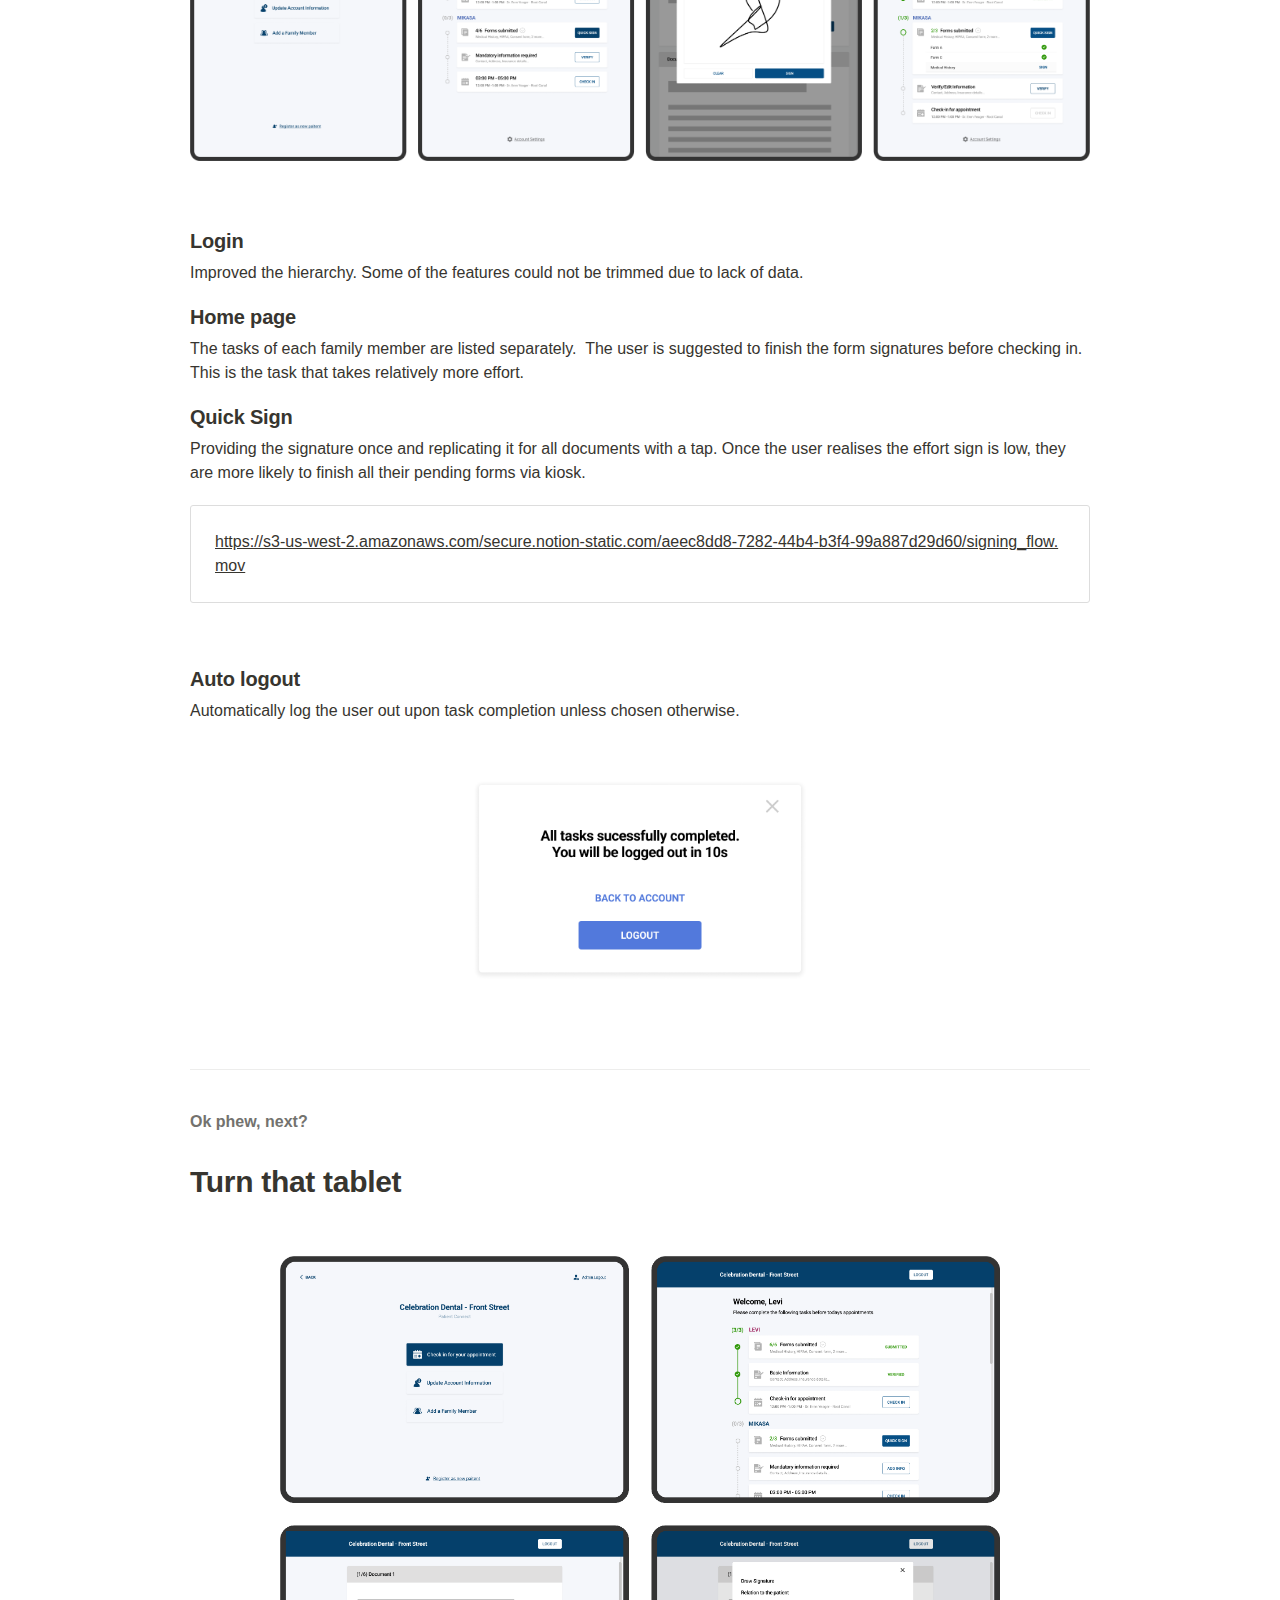
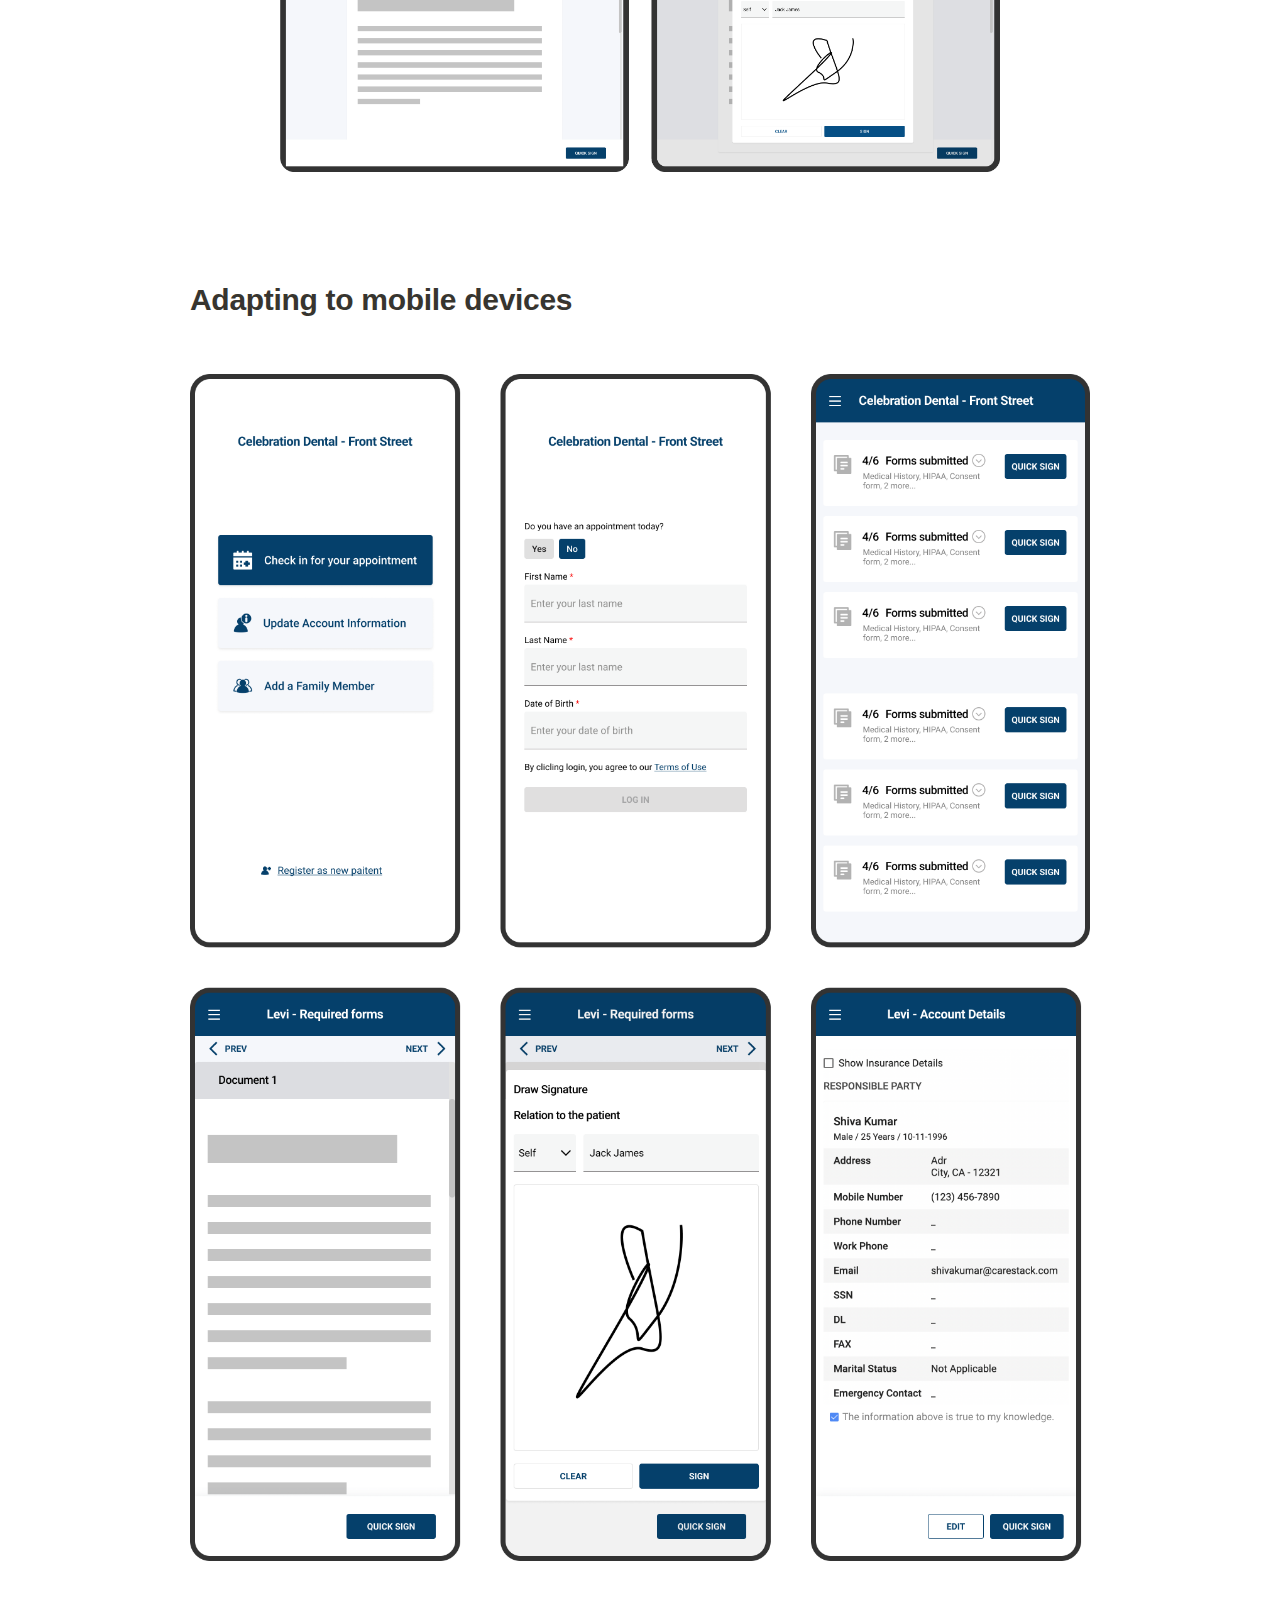
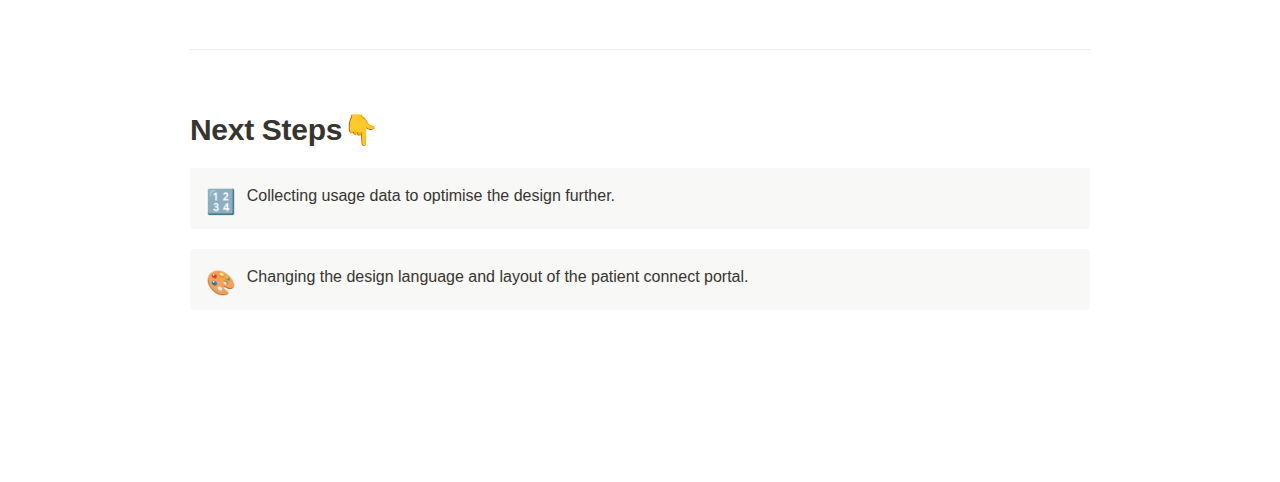
<file: Projects 5da99b5144454a67be88ee0f2225495c/Patient Connect 1e21486d879f455fb5cb6c9d307946f8.html>
<html><head><meta http-equiv="Content-Type" content="text/html; charset=utf-8"/><title>Patient Connect</title><style>
/* cspell:disable-file */
/* webkit printing magic: print all background colors */
html {
	-webkit-print-color-adjust: exact;
}
* {
	box-sizing: border-box;
	-webkit-print-color-adjust: exact;
}

html,
body {
	margin: 0;
	padding: 0;
}
@media only screen {
	body {
		margin: 2em auto;
		max-width: 900px;
		color: rgb(55, 53, 47);
	}
}

body {
	line-height: 1.5;
	white-space: pre-wrap;
}

a,
a.visited {
	color: inherit;
	text-decoration: underline;
}

.pdf-relative-link-path {
	font-size: 80%;
	color: #444;
}

h1,
h2,
h3 {
	letter-spacing: -0.01em;
	line-height: 1.2;
	font-weight: 600;
	margin-bottom: 0;
}

.page-title {
	font-size: 2.5rem;
	font-weight: 700;
	margin-top: 0;
	margin-bottom: 0.75em;
}

h1 {
	font-size: 1.875rem;
	margin-top: 1.875rem;
}

h2 {
	font-size: 1.5rem;
	margin-top: 1.5rem;
}

h3 {
	font-size: 1.25rem;
	margin-top: 1.25rem;
}

.source {
	border: 1px solid #ddd;
	border-radius: 3px;
	padding: 1.5em;
	word-break: break-all;
}

.callout {
	border-radius: 3px;
	padding: 1rem;
}

figure {
	margin: 1.25em 0;
	page-break-inside: avoid;
}

figcaption {
	opacity: 0.5;
	font-size: 85%;
	margin-top: 0.5em;
}

mark {
	background-color: transparent;
}

.indented {
	padding-left: 1.5em;
}

hr {
	background: transparent;
	display: block;
	width: 100%;
	height: 1px;
	visibility: visible;
	border: none;
	border-bottom: 1px solid rgba(55, 53, 47, 0.09);
}

img {
	max-width: 100%;
}

@media only print {
	img {
		max-height: 100vh;
		object-fit: contain;
	}
}

@page {
	margin: 1in;
}

.collection-content {
	font-size: 0.875rem;
}

.column-list {
	display: flex;
	justify-content: space-between;
}

.column {
	padding: 0 1em;
}

.column:first-child {
	padding-left: 0;
}

.column:last-child {
	padding-right: 0;
}

.table_of_contents-item {
	display: block;
	font-size: 0.875rem;
	line-height: 1.3;
	padding: 0.125rem;
}

.table_of_contents-indent-1 {
	margin-left: 1.5rem;
}

.table_of_contents-indent-2 {
	margin-left: 3rem;
}

.table_of_contents-indent-3 {
	margin-left: 4.5rem;
}

.table_of_contents-link {
	text-decoration: none;
	opacity: 0.7;
	border-bottom: 1px solid rgba(55, 53, 47, 0.18);
}

table,
th,
td {
	border: 1px solid rgba(55, 53, 47, 0.09);
	border-collapse: collapse;
}

table {
	border-left: none;
	border-right: none;
}

th,
td {
	font-weight: normal;
	padding: 0.25em 0.5em;
	line-height: 1.5;
	min-height: 1.5em;
	text-align: left;
}

th {
	color: rgba(55, 53, 47, 0.6);
}

ol,
ul {
	margin: 0;
	margin-block-start: 0.6em;
	margin-block-end: 0.6em;
}

li > ol:first-child,
li > ul:first-child {
	margin-block-start: 0.6em;
}

ul > li {
	list-style: disc;
}

ul.to-do-list {
	padding-inline-start: 0;
}

ul.to-do-list > li {
	list-style: none;
}

.to-do-children-checked {
	text-decoration: line-through;
	opacity: 0.375;
}

ul.toggle > li {
	list-style: none;
}

ul {
	padding-inline-start: 1.7em;
}

ul > li {
	padding-left: 0.1em;
}

ol {
	padding-inline-start: 1.6em;
}

ol > li {
	padding-left: 0.2em;
}

.mono ol {
	padding-inline-start: 2em;
}

.mono ol > li {
	text-indent: -0.4em;
}

.toggle {
	padding-inline-start: 0em;
	list-style-type: none;
}

/* Indent toggle children */
.toggle > li > details {
	padding-left: 1.7em;
}

.toggle > li > details > summary {
	margin-left: -1.1em;
}

.selected-value {
	display: inline-block;
	padding: 0 0.5em;
	background: rgba(206, 205, 202, 0.5);
	border-radius: 3px;
	margin-right: 0.5em;
	margin-top: 0.3em;
	margin-bottom: 0.3em;
	white-space: nowrap;
}

.collection-title {
	display: inline-block;
	margin-right: 1em;
}

.page-description {
	margin-bottom: 2em;
}

.simple-table {
	margin-top: 1em;
	font-size: 0.875rem;
	empty-cells: show;
}
.simple-table td {
	height: 29px;
	min-width: 120px;
}

.simple-table th {
	height: 29px;
	min-width: 120px;
}

.simple-table-header-color {
	background: rgb(247, 246, 243);
	color: black;
}
.simple-table-header {
	font-weight: 500;
}

time {
	opacity: 0.5;
}

.icon {
	display: inline-block;
	max-width: 1.2em;
	max-height: 1.2em;
	text-decoration: none;
	vertical-align: text-bottom;
	margin-right: 0.5em;
}

img.icon {
	border-radius: 3px;
}

.user-icon {
	width: 1.5em;
	height: 1.5em;
	border-radius: 100%;
	margin-right: 0.5rem;
}

.user-icon-inner {
	font-size: 0.8em;
}

.text-icon {
	border: 1px solid #000;
	text-align: center;
}

.page-cover-image {
	display: block;
	object-fit: cover;
	width: 100%;
	max-height: 30vh;
}

.page-header-icon {
	font-size: 3rem;
	margin-bottom: 1rem;
}

.page-header-icon-with-cover {
	margin-top: -0.72em;
	margin-left: 0.07em;
}

.page-header-icon img {
	border-radius: 3px;
}

.link-to-page {
	margin: 1em 0;
	padding: 0;
	border: none;
	font-weight: 500;
}

p > .user {
	opacity: 0.5;
}

td > .user,
td > time {
	white-space: nowrap;
}

input[type="checkbox"] {
	transform: scale(1.5);
	margin-right: 0.6em;
	vertical-align: middle;
}

p {
	margin-top: 0.5em;
	margin-bottom: 0.5em;
}

.image {
	border: none;
	margin: 1.5em 0;
	padding: 0;
	border-radius: 0;
	text-align: center;
}

.code,
code {
	background: rgba(135, 131, 120, 0.15);
	border-radius: 3px;
	padding: 0.2em 0.4em;
	border-radius: 3px;
	font-size: 85%;
	tab-size: 2;
}

code {
	color: #eb5757;
}

.code {
	padding: 1.5em 1em;
}

.code-wrap {
	white-space: pre-wrap;
	word-break: break-all;
}

.code > code {
	background: none;
	padding: 0;
	font-size: 100%;
	color: inherit;
}

blockquote {
	font-size: 1.25em;
	margin: 1em 0;
	padding-left: 1em;
	border-left: 3px solid rgb(55, 53, 47);
}

.bookmark {
	text-decoration: none;
	max-height: 8em;
	padding: 0;
	display: flex;
	width: 100%;
	align-items: stretch;
}

.bookmark-title {
	font-size: 0.85em;
	overflow: hidden;
	text-overflow: ellipsis;
	height: 1.75em;
	white-space: nowrap;
}

.bookmark-text {
	display: flex;
	flex-direction: column;
}

.bookmark-info {
	flex: 4 1 180px;
	padding: 12px 14px 14px;
	display: flex;
	flex-direction: column;
	justify-content: space-between;
}

.bookmark-image {
	width: 33%;
	flex: 1 1 180px;
	display: block;
	position: relative;
	object-fit: cover;
	border-radius: 1px;
}

.bookmark-description {
	color: rgba(55, 53, 47, 0.6);
	font-size: 0.75em;
	overflow: hidden;
	max-height: 4.5em;
	word-break: break-word;
}

.bookmark-href {
	font-size: 0.75em;
	margin-top: 0.25em;
}

.sans { font-family: ui-sans-serif, -apple-system, BlinkMacSystemFont, "Segoe UI Variable Display", "Segoe UI", Helvetica, "Apple Color Emoji", Arial, sans-serif, "Segoe UI Emoji", "Segoe UI Symbol"; }
.code { font-family: "SFMono-Regular", Menlo, Consolas, "PT Mono", "Liberation Mono", Courier, monospace; }
.serif { font-family: Lyon-Text, Georgia, ui-serif, serif; }
.mono { font-family: iawriter-mono, Nitti, Menlo, Courier, monospace; }
.pdf .sans { font-family: Inter, ui-sans-serif, -apple-system, BlinkMacSystemFont, "Segoe UI Variable Display", "Segoe UI", Helvetica, "Apple Color Emoji", Arial, sans-serif, "Segoe UI Emoji", "Segoe UI Symbol", 'Twemoji', 'Noto Color Emoji', 'Noto Sans CJK JP'; }
.pdf:lang(zh-CN) .sans { font-family: Inter, ui-sans-serif, -apple-system, BlinkMacSystemFont, "Segoe UI Variable Display", "Segoe UI", Helvetica, "Apple Color Emoji", Arial, sans-serif, "Segoe UI Emoji", "Segoe UI Symbol", 'Twemoji', 'Noto Color Emoji', 'Noto Sans CJK SC'; }
.pdf:lang(zh-TW) .sans { font-family: Inter, ui-sans-serif, -apple-system, BlinkMacSystemFont, "Segoe UI Variable Display", "Segoe UI", Helvetica, "Apple Color Emoji", Arial, sans-serif, "Segoe UI Emoji", "Segoe UI Symbol", 'Twemoji', 'Noto Color Emoji', 'Noto Sans CJK TC'; }
.pdf:lang(ko-KR) .sans { font-family: Inter, ui-sans-serif, -apple-system, BlinkMacSystemFont, "Segoe UI Variable Display", "Segoe UI", Helvetica, "Apple Color Emoji", Arial, sans-serif, "Segoe UI Emoji", "Segoe UI Symbol", 'Twemoji', 'Noto Color Emoji', 'Noto Sans CJK KR'; }
.pdf .code { font-family: Source Code Pro, "SFMono-Regular", Menlo, Consolas, "PT Mono", "Liberation Mono", Courier, monospace, 'Twemoji', 'Noto Color Emoji', 'Noto Sans Mono CJK JP'; }
.pdf:lang(zh-CN) .code { font-family: Source Code Pro, "SFMono-Regular", Menlo, Consolas, "PT Mono", "Liberation Mono", Courier, monospace, 'Twemoji', 'Noto Color Emoji', 'Noto Sans Mono CJK SC'; }
.pdf:lang(zh-TW) .code { font-family: Source Code Pro, "SFMono-Regular", Menlo, Consolas, "PT Mono", "Liberation Mono", Courier, monospace, 'Twemoji', 'Noto Color Emoji', 'Noto Sans Mono CJK TC'; }
.pdf:lang(ko-KR) .code { font-family: Source Code Pro, "SFMono-Regular", Menlo, Consolas, "PT Mono", "Liberation Mono", Courier, monospace, 'Twemoji', 'Noto Color Emoji', 'Noto Sans Mono CJK KR'; }
.pdf .serif { font-family: PT Serif, Lyon-Text, Georgia, ui-serif, serif, 'Twemoji', 'Noto Color Emoji', 'Noto Serif CJK JP'; }
.pdf:lang(zh-CN) .serif { font-family: PT Serif, Lyon-Text, Georgia, ui-serif, serif, 'Twemoji', 'Noto Color Emoji', 'Noto Serif CJK SC'; }
.pdf:lang(zh-TW) .serif { font-family: PT Serif, Lyon-Text, Georgia, ui-serif, serif, 'Twemoji', 'Noto Color Emoji', 'Noto Serif CJK TC'; }
.pdf:lang(ko-KR) .serif { font-family: PT Serif, Lyon-Text, Georgia, ui-serif, serif, 'Twemoji', 'Noto Color Emoji', 'Noto Serif CJK KR'; }
.pdf .mono { font-family: PT Mono, iawriter-mono, Nitti, Menlo, Courier, monospace, 'Twemoji', 'Noto Color Emoji', 'Noto Sans Mono CJK JP'; }
.pdf:lang(zh-CN) .mono { font-family: PT Mono, iawriter-mono, Nitti, Menlo, Courier, monospace, 'Twemoji', 'Noto Color Emoji', 'Noto Sans Mono CJK SC'; }
.pdf:lang(zh-TW) .mono { font-family: PT Mono, iawriter-mono, Nitti, Menlo, Courier, monospace, 'Twemoji', 'Noto Color Emoji', 'Noto Sans Mono CJK TC'; }
.pdf:lang(ko-KR) .mono { font-family: PT Mono, iawriter-mono, Nitti, Menlo, Courier, monospace, 'Twemoji', 'Noto Color Emoji', 'Noto Sans Mono CJK KR'; }
.highlight-default {
	color: rgba(50, 48, 44, 1);
}
.highlight-gray {
	color: rgba(115, 114, 110, 1);
	fill: rgba(115, 114, 110, 1);
}
.highlight-brown {
	color: rgba(159, 107, 83, 1);
	fill: rgba(159, 107, 83, 1);
}
.highlight-orange {
	color: rgba(217, 115, 13, 1);
	fill: rgba(217, 115, 13, 1);
}
.highlight-yellow {
	color: rgba(203, 145, 47, 1);
	fill: rgba(203, 145, 47, 1);
}
.highlight-teal {
	color: rgba(68, 131, 97, 1);
	fill: rgba(68, 131, 97, 1);
}
.highlight-blue {
	color: rgba(51, 126, 169, 1);
	fill: rgba(51, 126, 169, 1);
}
.highlight-purple {
	color: rgba(144, 101, 176, 1);
	fill: rgba(144, 101, 176, 1);
}
.highlight-pink {
	color: rgba(193, 76, 138, 1);
	fill: rgba(193, 76, 138, 1);
}
.highlight-red {
	color: rgba(205, 60, 58, 1);
	fill: rgba(205, 60, 58, 1);
}
.highlight-default_background {
	color: rgba(50, 48, 44, 1);
}
.highlight-gray_background {
	background: rgba(248, 248, 247, 1);
}
.highlight-brown_background {
	background: rgba(244, 238, 238, 1);
}
.highlight-orange_background {
	background: rgba(251, 236, 221, 1);
}
.highlight-yellow_background {
	background: rgba(251, 243, 219, 1);
}
.highlight-teal_background {
	background: rgba(237, 243, 236, 1);
}
.highlight-blue_background {
	background: rgba(231, 243, 248, 1);
}
.highlight-purple_background {
	background: rgba(248, 243, 252, 1);
}
.highlight-pink_background {
	background: rgba(252, 241, 246, 1);
}
.highlight-red_background {
	background: rgba(253, 235, 236, 1);
}
.block-color-default {
	color: inherit;
	fill: inherit;
}
.block-color-gray {
	color: rgba(115, 114, 110, 1);
	fill: rgba(115, 114, 110, 1);
}
.block-color-brown {
	color: rgba(159, 107, 83, 1);
	fill: rgba(159, 107, 83, 1);
}
.block-color-orange {
	color: rgba(217, 115, 13, 1);
	fill: rgba(217, 115, 13, 1);
}
.block-color-yellow {
	color: rgba(203, 145, 47, 1);
	fill: rgba(203, 145, 47, 1);
}
.block-color-teal {
	color: rgba(68, 131, 97, 1);
	fill: rgba(68, 131, 97, 1);
}
.block-color-blue {
	color: rgba(51, 126, 169, 1);
	fill: rgba(51, 126, 169, 1);
}
.block-color-purple {
	color: rgba(144, 101, 176, 1);
	fill: rgba(144, 101, 176, 1);
}
.block-color-pink {
	color: rgba(193, 76, 138, 1);
	fill: rgba(193, 76, 138, 1);
}
.block-color-red {
	color: rgba(205, 60, 58, 1);
	fill: rgba(205, 60, 58, 1);
}
.block-color-default_background {
	color: inherit;
	fill: inherit;
}
.block-color-gray_background {
	background: rgba(248, 248, 247, 1);
}
.block-color-brown_background {
	background: rgba(244, 238, 238, 1);
}
.block-color-orange_background {
	background: rgba(251, 236, 221, 1);
}
.block-color-yellow_background {
	background: rgba(251, 243, 219, 1);
}
.block-color-teal_background {
	background: rgba(237, 243, 236, 1);
}
.block-color-blue_background {
	background: rgba(231, 243, 248, 1);
}
.block-color-purple_background {
	background: rgba(248, 243, 252, 1);
}
.block-color-pink_background {
	background: rgba(252, 241, 246, 1);
}
.block-color-red_background {
	background: rgba(253, 235, 236, 1);
}
.select-value-color-default { background-color: rgba(84, 72, 49, 0.08); }
.select-value-color-gray { background-color: rgba(84, 72, 49, 0.15); }
.select-value-color-brown { background-color: rgba(210, 162, 141, 0.35); }
.select-value-color-orange { background-color: rgba(224, 124, 57, 0.27); }
.select-value-color-yellow { background-color: rgba(236, 191, 66, 0.39); }
.select-value-color-green { background-color: rgba(123, 183, 129, 0.27); }
.select-value-color-blue { background-color: rgba(93, 165, 206, 0.27); }
.select-value-color-purple { background-color: rgba(168, 129, 197, 0.27); }
.select-value-color-pink { background-color: rgba(225, 136, 179, 0.27); }
.select-value-color-red { background-color: rgba(244, 171, 159, 0.4); }

.checkbox {
	display: inline-flex;
	vertical-align: text-bottom;
	width: 16;
	height: 16;
	background-size: 16px;
	margin-left: 2px;
	margin-right: 5px;
}

.checkbox-on {
	background-image: url("data:image/svg+xml;charset=UTF-8,%3Csvg%20width%3D%2216%22%20height%3D%2216%22%20viewBox%3D%220%200%2016%2016%22%20fill%3D%22none%22%20xmlns%3D%22http%3A%2F%2Fwww.w3.org%2F2000%2Fsvg%22%3E%0A%3Crect%20width%3D%2216%22%20height%3D%2216%22%20fill%3D%22%2358A9D7%22%2F%3E%0A%3Cpath%20d%3D%22M6.71429%2012.2852L14%204.9995L12.7143%203.71436L6.71429%209.71378L3.28571%206.2831L2%207.57092L6.71429%2012.2852Z%22%20fill%3D%22white%22%2F%3E%0A%3C%2Fsvg%3E");
}

.checkbox-off {
	background-image: url("data:image/svg+xml;charset=UTF-8,%3Csvg%20width%3D%2216%22%20height%3D%2216%22%20viewBox%3D%220%200%2016%2016%22%20fill%3D%22none%22%20xmlns%3D%22http%3A%2F%2Fwww.w3.org%2F2000%2Fsvg%22%3E%0A%3Crect%20x%3D%220.75%22%20y%3D%220.75%22%20width%3D%2214.5%22%20height%3D%2214.5%22%20fill%3D%22white%22%20stroke%3D%22%2336352F%22%20stroke-width%3D%221.5%22%2F%3E%0A%3C%2Fsvg%3E");
}
	
</style></head><body><article id="1e21486d-879f-455f-b5cb-6c9d307946f8" class="page sans"><header><img class="page-cover-image" src="Patient%20Connect%201e21486d879f455fb5cb6c9d307946f8/Patient_Connect.png" style="object-position:center 50%"/><h1 class="page-title">Patient Connect</h1><p class="page-description"></p></header><div class="page-body"><p id="2a625c7b-748e-482f-99d3-fd0dafe011f2" class="">
</p><h1 id="815ff5b6-c285-4c27-99dc-fe2e93226851" class="">Product Context</h1><h3 id="ba935470-3c42-4e4f-8c38-470269de72c1" class="">Carestack is a cloud based Practice Management Software for dental practices located in USA.</h3><p id="3985e583-ec6f-4671-885b-041fa7e77ad0" class="">CareStack provides solutions to these practices for various needs such as scheduling, treatment planning, billing, insurance payment collection, patient engagement etc </p><p id="25c08e17-f590-439e-9323-eeea47637df8" class="">
</p><h3 id="adc1eba9-8be8-4961-b4b8-b740fbc2eae2" class=""><strong>Feature: Patient connect kiosk allows patients to self check-in and submit documents at the hospital</strong></h3><p id="bed04981-fa51-492c-84ed-98f49db8e492" class="">Kiosk is one of such offerings from CareStack that fall into the above mentioned Patient<strong> </strong>Engagement<strong> </strong>category. This solution enables the patients to complete the tasks such as check-in, documents signs etc. which otherwise have to be guided by the staff at practice. This reduces the workload on the staff and frees them up for more important tasks.</p><ul id="03a8ceb7-e2ca-46dd-9cd0-05db7da09ece" class="bulleted-list"><li style="list-style-type:disc">Self check-in for their appointments of the day.</li></ul><ul id="d208f02c-a3ea-4ce4-bb68-d88ebadf5b9a" class="bulleted-list"><li style="list-style-type:disc">Sign &amp; submit the necessary documents for the treatments</li></ul><ul id="16b8fcab-77a7-4331-8dd8-82eb1462c741" class="bulleted-list"><li style="list-style-type:disc">To verify medical history details ( Allergies, medications, Surgeries etc)</li></ul><ul id="a195852c-a4d4-4aba-b3e1-3aa1b348618f" class="bulleted-list"><li style="list-style-type:disc">Other tasks (editing personal information, adding a patient etc)</li></ul><p id="c2f86c5b-72a2-4522-9b84-fce4617bd080" class="">
</p><figure class="block-color-gray_background callout" style="white-space:pre-wrap;display:flex" id="3219f0b5-673b-4dac-bc5c-73276f77439e"><div style="font-size:1.5em"><span class="icon">☝️</span></div><div style="width:100%"><strong>Patient Connect Kiosk </strong><br/>Intended to complete the tasks required for their appointment on a tablet <br/><strong>at the hospital </strong></div></figure><figure class="block-color-gray_background callout" style="white-space:pre-wrap;display:flex" id="a01982db-3a94-422d-bc1d-a8671ba2218c"><div style="font-size:1.5em"><span class="icon">✌️</span></div><div style="width:100%"><strong>Patient Connect Portal</strong><br/>Allows the user to manage their appointments, treatments, account details through <br/><strong>their personal device</strong></div></figure><p id="2ac956e3-6d67-43d3-b6b2-40cdeab53a8f" class="">
</p><p id="ed16e517-3fe3-4969-af43-a0fd3d13ebf8" class="">Since the patients use patient connect portal more often the same interface has been adapted to kiosk mode as well. So that the patients would find it easier to finish the required task.</p><p id="ab673e3f-a3c0-4d36-aec6-1089974ffe20" class="">
</p><h1 id="e02814e7-8e07-4a97-b9fd-703926e3a093" class="">Issues raised by the practices </h1><p id="f54027fc-4a62-4486-b5cb-07ffa719f60f" class="">Practices started complaining about the low task completion rate and overall low effectiveness of the kiosk. Several patients needed help from the staff to finish tasks on kiosk. </p><p id="1ee18cb2-66b7-4609-a897-b8451de37fb2" class="">
</p><figure class="block-color-gray_background callout" style="white-space:pre-wrap;display:flex" id="e4347484-3bb3-431d-a015-8897e052f8dc"><div style="font-size:1.5em"><img class="icon" src="Patient%20Connect%201e21486d879f455fb5cb6c9d307946f8/transparent_box.png"/></div><div style="width:100%"> <ul id="b8a3e911-95bb-44df-8911-18b007b08550" class="bulleted-list"><li style="list-style-type:disc">About 80% of the patients come to the reception to check-in despite the kiosk being recommended</li></ul><ul id="e6aecf58-a9a6-4f5a-91b8-567c505bbcb8" class="bulleted-list"><li style="list-style-type:disc">No of successful check-ins for the appointments via kiosk stood around 65%</li></ul><ul id="3898eca7-f309-469c-9f75-10526cbbd1eb" class="bulleted-list"><li style="list-style-type:disc">Only about 10% of the patients submitted the documents through kiosk.</li></ul><ul id="4b41ee43-7a1a-413e-bc63-88ed214ddea3" class="bulleted-list"><li style="list-style-type:disc">Patients leaving the kiosk without signing out. There is risk of Personal Health Information (PHI) leak. For which the practices are liable by the US Govt.</li></ul><p id="1d895670-4ccb-4256-8b55-77b89637e271" class="">
</p></div></figure><p id="f33744a6-75bb-4c54-8e00-375c9b25beed" class="">
</p><p id="cf54c8ac-6296-4299-ae6c-2a7aa33cb567" class="">
</p><h1 id="4e55ba69-7886-48f9-8ae0-68ac1c136dfe" class="">What caused these problems? 👆</h1><p id="218245da-6195-4941-bc53-64bbbb8912b3" class="">
</p><figure id="c4a36052-3c07-4dee-957a-53241da412b9" class="image"><a href="Patient%20Connect%201e21486d879f455fb5cb6c9d307946f8/Untitled.png"><img style="width:960px" src="Patient%20Connect%201e21486d879f455fb5cb6c9d307946f8/Untitled.png"/></a></figure><p id="bdcb7ba3-9777-44f8-801c-0b11ca3584ad" class="">In order to understand the cause for these issues we went through different scenarios and generated some hypothesis some of which were later confirmed by practice staff during discussions. </p><p id="06f36f0a-0182-43c5-93eb-4bd3bfacdcae" class="">
</p><figure class="block-color-gray_background callout" style="white-space:pre-wrap;display:flex" id="7ad0c235-db11-484a-b9a3-2faff0a52953"><div style="font-size:1.5em"><img class="icon" src="Patient%20Connect%201e21486d879f455fb5cb6c9d307946f8/transparent_box%201.png"/></div><div style="width:100%"> <p id="95546232-a24a-42ef-93ea-5a53691a6f6b" class="">Following were identified as the causes for the problems </p><ul id="19cf305b-271d-43f8-b583-62a44d44865f" class="bulleted-list"><li style="list-style-type:disc">Too many features for kiosk</li></ul><ul id="a28d01a0-8f74-49b3-bc34-60a5768e0003" class="bulleted-list"><li style="list-style-type:disc">The interface does not communicate which actions to be completed for the treatment.</li></ul><ul id="35aa3182-cc85-475f-ae2f-d87ac0a7569a" class="bulleted-list"><li style="list-style-type:disc">Signatures for several documents on the touch interface is increasing the friction.</li></ul><ul id="63cd259a-f941-498c-a6c6-95ffcfe9c6ec" class="bulleted-list"><li style="list-style-type:disc">User is not guided to complete all required set of actions at kiosk. </li></ul><ul id="c08d76de-e79c-44db-a88a-bdee2edd01c7" class="bulleted-list"><li style="list-style-type:disc">The importance of these form submissions was not understood by the patients. </li></ul><p id="2b673b9a-e783-474f-9673-d55b580ae4b2" class="">
</p></div></figure><p id="af27801a-a1de-4982-bbd6-f7dee17100a6" class="">
</p><p id="f19dbfc6-6e06-4f33-adff-d6921e1bbdb8" class="">
</p><p id="6fb97e62-a0fd-4f25-8052-b7d5095d3ab3" class="">
</p><hr id="66aa8d61-9e3a-479e-abb2-e5c08fecec27"/><p id="2a3365a3-dc06-4570-ae12-7443ee304337" class="">
</p><p id="69219887-2fbe-434f-b056-17a33b47cbfb" class="">
</p><p id="7872c7f3-b130-4ffd-9f26-9f51a56224f3" class=""><strong><mark class="highlight-gray">Goal </mark></strong></p><h1 id="271830a4-aaa3-4da4-913b-9e8ce6c93a5f" class="">To create a solution that effectively guides the patients to complete the tasks required by the practice i.e. sign the forms &amp; check - in.</h1><p id="4f8531e8-2757-4afc-97c5-25fd0b963e4a" class="">
</p><p id="e00bf0b8-6cde-4324-b404-b5603cd73e18" class="">
</p><p id="c3c9c91d-cc6c-4803-bb90-1c7d2d435df9" class="">
</p><p id="1543b4b3-8d67-4428-95b3-ec5384f605ff" class=""><strong><mark class="highlight-gray">How?</mark></strong></p><h1 id="bea9d82c-653f-4977-9a5f-b6d276a94c0b" class="">1. Trimming the features </h1><p id="42543609-69c0-4234-a288-1a5360e4360d" class="">Most of the features in the patient connect are not essential for kiosk mode. </p><p id="820e0ec9-ef38-49db-bca6-50f62e2a662e" class="">Removing / hiding the rarely used features. &lt;10% used at kiosk</p><p id="538545d9-da56-4fdb-b39a-310c83427e29" class="">
</p><figure id="61eb509c-bd00-475b-b4e5-e66e18aec6cd" class="image"><a href="Patient%20Connect%201e21486d879f455fb5cb6c9d307946f8/Untitled%201.png"><img style="width:708px" src="Patient%20Connect%201e21486d879f455fb5cb6c9d307946f8/Untitled%201.png"/></a></figure><p id="010789e7-949a-43c7-88bf-12a6dcf417e8" class="">
</p><h1 id="fa15d3ff-8ed4-464f-9d9c-b3607c10d1e5" class="">2. Contextual Information Architecture </h1><p id="b169b608-66a7-45dc-8496-9096da568c41" class="">To have better discoverability of the features the user is required to login after they select the task. This also allows patient to login with lesser data while checking in as the database for that days appointment is already filtered.</p><p id="d56fb69d-271b-4902-b6cf-cc38f1d58f12" class="">
</p><figure id="e19dc3dd-298e-44a3-b9d3-ad6d8aa8737f" class="image"><a href="Patient%20Connect%201e21486d879f455fb5cb6c9d307946f8/Untitled%202.png"><img style="width:7280px" src="Patient%20Connect%201e21486d879f455fb5cb6c9d307946f8/Untitled%202.png"/></a></figure><p id="66f02a15-aa8b-4236-ae5f-7ad8a8931937" class="">
</p><h1 id="3793a507-aef0-4d7a-bfc7-caa88e673518" class="">3. Creating an effective home screen with clear hierarchy of tasks to be completed</h1><p id="b8992749-7248-42eb-8594-d2fcb55e2bf4" class="">The approach was to provide a sort of to-do list for the patients when they walk into the practice and upon completion the patient would be logged out automatically unless the patient decides not to.</p><p id="96ada272-b25f-4ca8-9f42-20569b64f623" class="">
</p><p id="734fb9c9-123c-4c57-b9e6-fbec2cca3528" class=""><strong>Home screen wireframes</strong></p><figure id="2ef1646f-5a8c-40a3-97bf-cd619e5721a4" class="image"><a href="Patient%20Connect%201e21486d879f455fb5cb6c9d307946f8/Untitled%203.png"><img style="width:1056px" src="Patient%20Connect%201e21486d879f455fb5cb6c9d307946f8/Untitled%203.png"/></a></figure><p id="4c18a3b2-2563-41ed-90ac-f97cbb5081e9" class="">
</p><p id="e0a7da77-4530-4803-9bc4-fa734bc54d88" class=""><strong>Task completion flow</strong></p><figure id="fd9935c0-7641-4777-8158-a6004ff5d653" class="image"><a href="Patient%20Connect%201e21486d879f455fb5cb6c9d307946f8/Untitled%204.png"><img style="width:1536px" src="Patient%20Connect%201e21486d879f455fb5cb6c9d307946f8/Untitled%204.png"/></a></figure><p id="4b6ec0e2-1f11-4525-bc39-98af13246190" class="">
</p><p id="db9ae7db-be52-4f82-8482-ab1a48f8df2e" class="">
</p><h1 id="6eb28e51-d24a-4982-9443-c3940ab0030f" class="">4. Making document signing easier </h1><p id="e0fcf9f7-eeaf-4f68-81e0-724f27bb6fe8" class="">One of the problems identified with the current design is patients find it hard to sign on touch interface with a finger. To reduce this friction in the task completion, the idea is to <span style="border-bottom:0.05em solid"><strong>capture the signature once per user per login</strong></span> and the subsequent documents can be signed with a single tap.</p><p id="34f2f1f4-e033-4f9b-b1a3-8f1c38f867c5" class="">
</p><hr id="0e006ace-4ae8-4f62-9917-185d7f7d550c"/><p id="90cf7d6f-002d-4e49-ac7d-9957802a6979" class="">
</p><h1 id="ccd5a7ee-f443-476a-8bac-85dd73a39834" class="">User feedback</h1><p id="7e73b552-af3d-4f3b-b188-9eac4285b368" class="">The practices were happy with the overall approach and gave more inputs. A few more requirements have been identified during the interactions with users and different stakeholders at this point.</p><h3 id="a21f4f7c-9ad0-4a85-b60a-3d878963722f" class="">→ Practices would like to also collect documents which are not associated with the appointment. </h3><h3 id="c24f76ca-90ec-4d4c-8c20-19e7b1c8b140" class="">→ Verify/ Edit personal and insurance details before check in.</h3><p id="608c10f3-2d2b-480d-92fa-fec5cf1ad5fe" class="">Patients do not update their address, contact and other information promptly which would create problems for billing and collections after treatment is completed. Practices would like the information updated before treatments. This can be added as another task to the home screen.</p><h3 id="92063f04-9a19-41ac-b325-c31b9cb0e1c8" class="">→ Ability to make few forms mandatory to check in</h3><p id="db55ec5a-54df-4f19-a9a4-e445b63eb22a" class="">Since some practices did not want to mandate this. This is provided as a optional feature in their practice settings. </p><p id="d9d97255-c967-43ad-99a2-90bf61f185ff" class="">
</p><h1 id="c03178b0-3df2-47ad-b1eb-22b998745a9f" class="">Modifications to the design</h1><ul id="1e7d175b-b6a2-4db5-9d47-0b8c40ce57f6" class="bulleted-list"><li style="list-style-type:disc">Adding basic information verification as task to the list.</li></ul><ul id="e9bef1b9-319d-477f-96fd-d1c42a331500" class="bulleted-list"><li style="list-style-type:disc">Adding account details as settings.</li></ul><figure class="block-color-yellow_background callout" style="white-space:pre-wrap;display:flex" id="6536d4b8-b063-4653-94b1-413addb1c614"><div style="font-size:1.5em"><span class="icon">⭐</span></div><div style="width:100%">Zeigarnik effect.  <em><mark class="highlight-gray">Providing a sense of completion and clearly communicating progress pushes the users to complete task to the end. Adding visual cues to show progress.</mark></em></div></figure><figure class="block-color-purple_background callout" style="white-space:pre-wrap;display:flex" id="d02f6b57-c792-41cd-ba48-fed633f7addf"><div style="font-size:1.5em"><span class="icon">💡</span></div><div style="width:100%">Endowed progress effect.  <mark class="highlight-gray"><em>An artificial head start is a powerful motivator for task completion. Showing already completed documents would have that effect.</em></mark></div></figure><p id="8bb3fb84-e3ac-4c82-8c04-e67f325b0add" class="">
</p><p id="677b9a25-f866-4d19-93ab-ec0c4bf7b725" class="">
</p><figure id="9b21a21a-c31b-470a-aa45-257c53411fe0" class="image"><a href="Patient%20Connect%201e21486d879f455fb5cb6c9d307946f8/Untitled%205.png"><img style="width:1536px" src="Patient%20Connect%201e21486d879f455fb5cb6c9d307946f8/Untitled%205.png"/></a></figure><p id="d162fb15-b679-4f83-b0b3-8b3e6656ae39" class="">
</p><p id="7d7ff8cc-88ab-40b4-9c85-2c5b3b68fa17" class="">
</p><hr id="7c55c3bd-a088-43ec-b6c4-6be598eb8630"/><h1 id="db842840-9eba-4661-92f1-400678300e84" class="">Adding those colors, details and prototyping 😎</h1><p id="70e91984-49bf-4673-b25e-9aa73792fc12" class="">
</p><figure id="d17cb699-8e2d-498b-9afb-5704354aa13d" class="image"><a href="Patient%20Connect%201e21486d879f455fb5cb6c9d307946f8/Untitled%206.png"><img style="width:1536px" src="Patient%20Connect%201e21486d879f455fb5cb6c9d307946f8/Untitled%206.png"/></a></figure><p id="369b794b-ca6b-4eb4-9580-ffdc61b01481" class="">
</p><h3 id="d1f750bc-ec50-42d7-af1a-c2364c081627" class="">Login</h3><p id="a4e6bc5b-1d32-453b-8377-b73132092fbf" class="">Improved the hierarchy. Some of the features could not be trimmed due to lack of data.</p><h3 id="40aad954-fa29-4b67-8f79-63f3cb002276" class="">Home page</h3><p id="d97d0755-62b4-4d40-b912-97c6f806842f" class="">The tasks of each family member are listed separately.  The user is suggested to finish the form signatures before checking in. This is the task that takes relatively more effort.</p><h3 id="cdbf25fe-e94d-41a4-a1d6-9bdbf98a8518" class="">Quick Sign</h3><p id="836dc33d-0741-4fa6-b8af-b013dc1ea472" class="">Providing the signature once and replicating it for all documents with a tap. Once the user realises the effort sign is low, they are more likely to finish all their pending forms via kiosk.</p><figure id="098713de-9232-4415-ab0d-51e7c3b70129"><div class="source"><a href="Patient%20Connect%201e21486d879f455fb5cb6c9d307946f8/signing_flow.mov">https://s3-us-west-2.amazonaws.com/secure.notion-static.com/aeec8dd8-7282-44b4-b3f4-99a887d29d60/signing_flow.mov</a></div></figure><p id="c68a611c-c1d4-47b6-98f7-7e57b3f40e45" class="">
</p><h3 id="9f39fb8d-e82a-4992-bc48-060b4bc7cc10" class="">Auto logout</h3><p id="ea706423-5657-4417-b1d1-c6b1f34232ed" class="">Automatically log the user out upon task completion unless chosen otherwise.</p><p id="5afb3557-bded-4a46-ab91-198cde23bf1c" class="">
</p><figure id="f7abf71e-7ef3-437e-ac39-794834365f84" class="image"><a href="Patient%20Connect%201e21486d879f455fb5cb6c9d307946f8/Untitled%207.png"><img style="width:336px" src="Patient%20Connect%201e21486d879f455fb5cb6c9d307946f8/Untitled%207.png"/></a></figure><p id="07f7ebc0-f06a-4d6e-ac6b-50a86f5751c6" class="">
</p><p id="3b67d91c-dc86-4f04-8ea1-b2cd60a1f4d4" class="">
</p><hr id="e7874df2-cebe-4b7a-99fb-59116433f0f6"/><p id="0d9438b9-30be-499f-bdca-6fc8989a0fd5" class="">
</p><p id="34e8238a-572f-464d-8a13-e5e5a42ddc44" class=""><mark class="highlight-gray"><strong>Ok phew, next?</strong></mark></p><h1 id="a2f09ce6-86aa-4dc6-a88c-1d525b7707bc" class="">Turn that tablet </h1><p id="b562c543-cc7e-4898-bc9d-3e590bff114d" class="">
</p><figure id="c6e6c4d5-4f80-4305-a573-7d0244f8fde5" class="image"><a href="Patient%20Connect%201e21486d879f455fb5cb6c9d307946f8/Untitled%208.png"><img style="width:720px" src="Patient%20Connect%201e21486d879f455fb5cb6c9d307946f8/Untitled%208.png"/></a></figure><p id="011041e2-4a09-41eb-a523-f4ef51dd2871" class="">
</p><p id="f550e2b2-db98-42e0-8adf-b262168a340f" class="">
</p><h1 id="ed296e5f-fd1c-471a-a563-98331dbd9d11" class="">Adapting to mobile devices</h1><p id="647a253f-dd65-48f1-b419-eae98f8f62ed" class="">
</p><figure id="90aea992-a304-47af-a4d2-12afa5f88fc0" class="image"><a href="Patient%20Connect%201e21486d879f455fb5cb6c9d307946f8/Untitled%209.png"><img style="width:1056px" src="Patient%20Connect%201e21486d879f455fb5cb6c9d307946f8/Untitled%209.png"/></a></figure><p id="bd641590-f4b4-461f-9b27-ba3537175ae2" class="">
</p><p id="e2892565-d4de-4de1-a293-52e2dbfe203f" class="">
</p><hr id="0fe7e57d-d486-4466-b67a-7807cf6faefb"/><p id="973b52f7-8ed4-4a78-b3de-3b0bab2d7ae3" class="">
</p><h1 id="fbaaec43-bd74-4dad-8ed6-a5367371ae2c" class="">Next Steps👇</h1><figure class="block-color-gray_background callout" style="white-space:pre-wrap;display:flex" id="d58bd3d5-052f-442c-a8f4-c01ac6c03ed5"><div style="font-size:1.5em"><span class="icon">🔢</span></div><div style="width:100%">Collecting usage data to optimise the design further.</div></figure><figure class="block-color-gray_background callout" style="white-space:pre-wrap;display:flex" id="95eeeaee-b8e2-4dd2-aaf6-b3a5ae4063e2"><div style="font-size:1.5em"><span class="icon">🎨</span></div><div style="width:100%">Changing the design language and layout of the patient connect portal.</div></figure><p id="314fad1d-f2ec-4dc4-afae-ef386d9b8da7" class="">
</p><p id="db64c3aa-febf-45f0-9d57-c48ed9cb743b" class="">
</p><p id="d1055a8e-d34f-4d44-8f94-995ac582624a" class="">
</p><p id="9d25b064-a9c1-41d8-950b-3b08626b0791" class="">
</p></div></article><span class="sans" style="font-size:14px;padding-top:2em"></span></body></html>
</file>
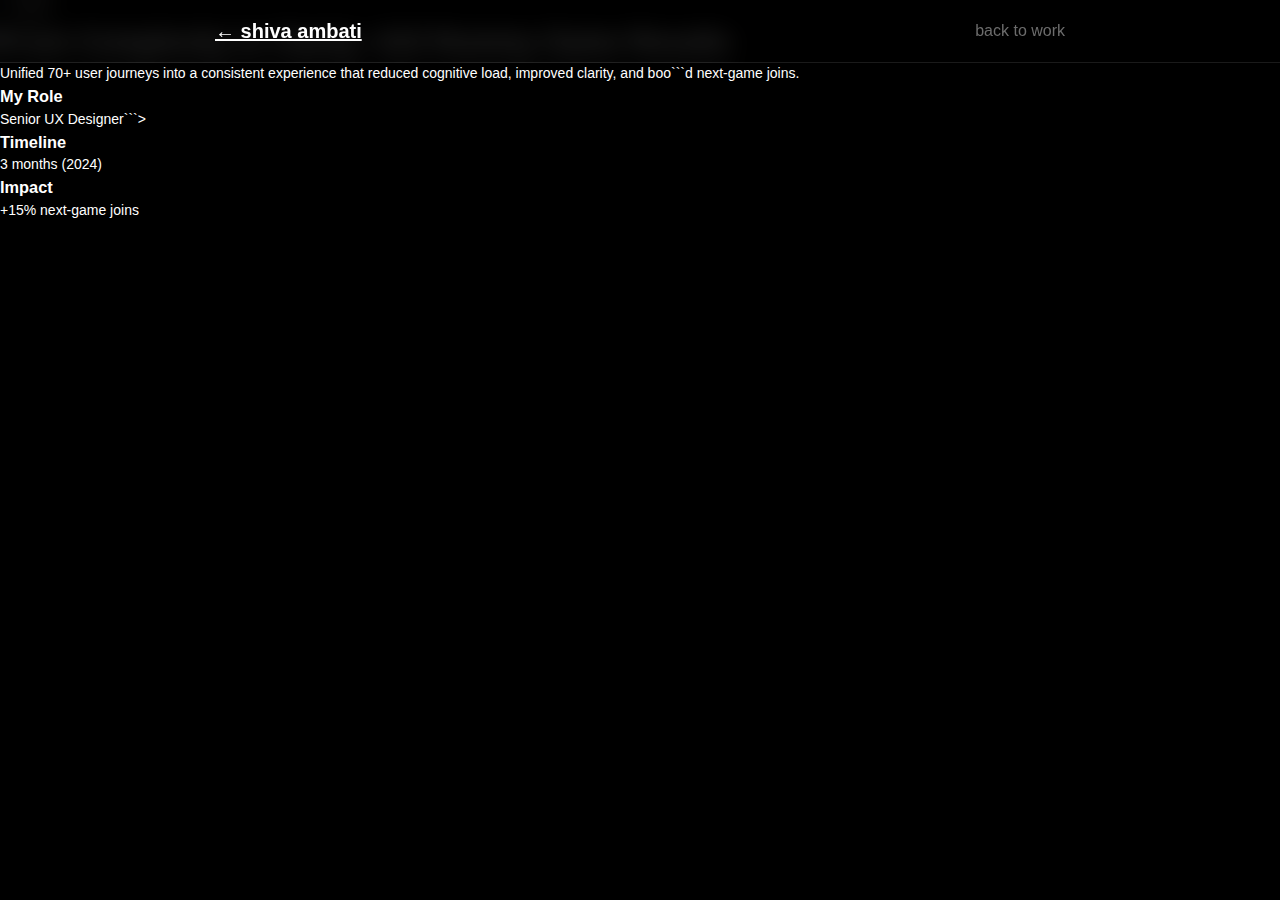
<file: work/results_a23.html>
<!DOCTYPE html>
<html lang="en">
<head>
    <meta charset="UTF-8">
    <meta name="viewport" content="width=device-width, initial-scale=1.0">
    <title>A23 Rummy Game Results - Case Study | Shiva Ambati</title>
    <link rel="stylesheet" href="../styles.css">```head>
<body>
    <!-- Navigation with back button -->
    <nav class="nav">
        <div class="nav-container">
            <div class="nav-content">
                <a href="../index.html" class="nav-logo">← shiva ambati</a>
                <div class="nav-links">
                    <a href="../index.html#work" class="nav-link">back to work</a>
                </div>
            </div>
        </div>
    </nav>

    <main class="case-study-container">
        <header class="case-study-header">
            <h1>From Complexity to Clarity: A23 Rummy Game Results</h1>
            <p class="case-study-subtitle">Unified 70+ user journeys into a consistent experience that reduced cognitive load, improved clarity, and boo```d next-game joins.</p>
            
            <div class="case-study-meta">
                <div class="meta-item">
                    <h3>My Role</h3>
                    <p>Senior UX Designer```>
                </div>
                <div class="meta-item">
                    <h3>Timeline</h3>
                    <p>3 months (2024)</p>
                </div>
                <div class="meta-item">
                    <h3>Impact</h3>
                    <p>+15% next-game joins</p>
                </div>
            </div>
        </header>
        
        <!-- Add your case study content here -->
    </main>
</body>
</html>
</file>
<file: styles.css>
/* Reset and base styles */
* {
    margin: 0;
    padding: 0;
    box-sizing: border-box;
}

body {
    font-family: 'Inter', sans-serif;
    background-color: #000000;
    color: #ffffff;
    font-size: 14px;
    line-height: 1.5;
    overflow-x: hidden;
    min-height: 100vh;
}

/* Typography */
p {
    margin: 0;
}

/* Navigation */
.nav {
    position: fixed;
    top: 0;
    left: 0;
    right: 0;
    z-index: 50;
    background-color: rgba(0, 0, 0, 0.8);
    backdrop-filter: blur(12px);
    -webkit-backdrop-filter: blur(12px);
    border-bottom: 1px solid rgba(255, 255, 255, 0.1);
}

.nav-container {
    padding: 16px;
}

.nav-content {
    display: flex;
    align-items: center;
    justify-content: space-between;
}

.nav-logo {
    color: #ffffff;
    font-family: 'Inter', sans-serif;
    font-weight: 600;
    font-size: 18px;
    text-transform: lowercase;
    cursor: pointer;
}

.nav-links {
    display: flex;
    align-items: center;
    gap: 24px;
}

.nav-link {
    color: #6c6c6c;
    font-family: 'Inter', sans-serif;
    font-weight: 500;
    font-size: 14px;
    text-transform: lowercase;
    text-decoration: none;
    cursor: pointer;
}

/* Main content */
.main-content {
    position: relative;
    width: 100%;
    min-height: 100vh;
    background-color: #000000;
}

.container {
    box-sizing: border-box;
    display: flex;
    flex-direction: column;
    gap: 32px;
    align-items: flex-start;
    justify-content: flex-start;
    padding: 80px 16px 50px;
    width: 100%;
}

/* Header Section */
.header-section {
    width: 100%;
}

.header-background {
    aspect-ratio: 1306/122;
    background-image: url('https://images.unsplash.com/photo-1451187580459-43490279c0fa?w=1306&h=122&fit=crop');
    background-size: cover;
    background-position: center;
    background-repeat: no-repeat;
    width: 100%;
    flex-shrink: 0;
    margin-bottom: 32px;
}

.profile-section {
    display: flex;
    flex-direction: column;
    align-items: flex-start;
    justify-content: flex-start;
    width: 100%;
}

.profile-image {
    width: 128px;
    height: 128px;
    background-image: url('./shiva.jpeg');
    background-size: cover;
    background-position: center;
    background-repeat: no-repeat;
    border-radius: 11.83px;
    flex-shrink: 0;
}

.profile-info {
    display: flex;
    flex-direction: column;
    gap: 12px;
    align-items: flex-start;
    justify-content: flex-start;
    line-height: 0;
    width: 100%;
}

.profile-title {
    font-family: 'Inter', sans-serif;
    font-weight: 600;
    text-transform: lowercase;
    font-size: 24px;
    color: #ffffff;
    width: 100%;
    min-width: 100%;
    position: relative;
    flex-shrink: 0;
}

.profile-title p {
    line-height: normal;
    white-space: nowrap;
}

.profile-subtitle {
    font-family: 'Inter', sans-serif;
    font-weight: 500;
    line-height: normal;
    font-size: 14px;
    color: #6c6c6c;
    position: relative;
    flex-shrink: 0;
}

.profile-subtitle p {
    color: #6c6c6c;
    margin-bottom: 0;
}
.social{
    display: flex;
  flex-direction: row; /* Ensure items are in a horizontal line */
  align-items: center; /* Vertically center items */
  justify-content: flex-start; /* Align items to the left */
  gap: 24px; /* Space between items */
  padding: 8px 0; /* Top & bottom padding for breathing space */
  text-transform: lowercase;
}

.social-links {
    display: flex;
  flex-direction: row; /* Ensure items are in a horizontal line */
  align-items: center; /* Vertically center items */
  justify-content: flex-start; /* Align items to the left */
  gap: 24px; /* Space between items */
  padding: 8px 0; /* Top & bottom padding for breathing space */
  text-transform: lowercase;
  font-size: 12px;
  color: #6c6c6c;

  line-height: 1; /* Better readability than 0 */
}
.social-links:hover {
    color: #fff;
}
.social-link {
  padding: 8px 12px;
  text-decoration: none;
  color: #fff;
  background-color: #333;
  border-radius: 8px;
  transition: background 0.3s;
}

.social-link:hover {
  background-color: #fff;
    color: #000;

}

/* Separator */
.separator {
    height: 0;
    width: 100%;
    max-width: 1024px;
    position: relative;
    flex-shrink: 0;
}

.separator svg {
    display: block;
    width: 100%;
    height: 100%;
}

/* Experience & Education Section */
.experience-education-section {
    display: flex;
    flex-direction: column;
    gap: 48px;
    align-items: flex-start;
    justify-content: flex-start;
    width: 100%;
    position: relative;
    flex-shrink: 0;
}

.experience-section, .education-section {
    width: 100%;
    display: flex;
    flex-direction: column;
    gap: 26px;
    align-items: flex-start;
    justify-content: flex-start;
    position: relative;
    flex-shrink: 0;
}

.section-title {
    font-family: 'Inter', sans-serif;
    font-weight: 500;
    line-height: 0;
    text-transform: lowercase;
    font-size: 24px;
    color: #6c6c6c;
    white-space: nowrap;
    position: relative;
    flex-shrink: 0;
}

.section-title p {
    line-height: normal;
    white-space: pre;
}

.experience-items, .education-items {
    display: flex;
    flex-direction: column;
    gap: 24px;
    align-items: flex-start;
    justify-content: flex-start;
    position: relative;
    flex-shrink: 0;
}

.experience-item, .education-item {
    display: flex;
    flex-direction: column;
    gap: 2px;
    align-items: flex-start;
    justify-content: flex-start;
    line-height: 0;
    text-transform: lowercase;
    font-size: 16px;
    width: 100%;
    position: relative;
    flex-shrink: 0;
}

.item-title {
    font-family: 'Inter', sans-serif;
    font-weight: 500;
    color: #ffffff;
    width: 100%;
    position: relative;
    flex-shrink: 0;
}

.item-title p {
    line-height: normal;
}

.item-description {
    font-family: 'Inter', sans-serif;
    font-weight: normal;
    color: #6c6c6c;
    letter-spacing: -0.8px;
    font-size: 12px;
    width: 100%;
    position: relative;
    flex-shrink: 0;
}

.item-description p {
    line-height: normal;
    font-size: 16px;
    color: rgba(98, 98, 98, 1);
}

/* Works Section */
.works-section, .also-did-section, .other-interests-section {
    display: flex;
    flex-direction: column;
    gap: 26px;
    align-items: flex-start;
    justify-content: flex-start;
    width: 100%;
    position: relative;
    flex-shrink: 0;
}

.works-items, .also-did-items {
    display: flex;
    flex-direction: column;
    gap: 64px;
    align-items: flex-start;
    justify-content: flex-start;
    width: 100%;
    position: relative;
    flex-shrink: 0;
}

.work-item {
    display: flex;
    flex-direction: column;
    gap: 12px;
    align-items: flex-start;
    justify-content: flex-start;
    width: 100%;
    position: relative;
    flex-shrink: 0;
}

.work-title {
    font-family: 'Inter', sans-serif;
    font-weight: 500;
    line-height: 0;
    text-transform: lowercase;
    min-width: 100%;
    font-size: 16px;
    color: #ffffff;
    width: min-content;
    position: relative;
    flex-shrink: 0;
}

.work-title p {
    line-height: normal;
}

.work-description {
    font-family: 'Inter', sans-serif;
    font-weight: normal;
    line-height: 0;
    text-transform: lowercase;
    color: #aeaeae;
    font-size: 12px;
    letter-spacing: -0.4px;
    width: 100%;
    max-width: 768px;
    position: relative;
    flex-shrink: 0;
}

.work-description p {
    line-height: 1.3;
    color: rgba(98, 98, 98, 1);
    font-size: 16px;
}

.work-link, .work-link-external {
    font-family: 'Inter', sans-serif;
    font-weight: normal;
    line-height: 0;
    text-transform: lowercase;
    color: #6c6c6c;
    font-size: 12px;
    letter-spacing: -0.8px;
    cursor: pointer;
    text-decoration: none;
    position: relative;
    flex-shrink: 0;
}

.work-link p, .work-link-external p {
    text-decoration-skip-ink: none;
    text-underline-position: from-font;
    text-decoration: solid underline;
    line-height: normal;
    font-size: 16px;
}

.work-image {
    width: 100%;
    max-width: 768px;
    position: relative;
    flex-shrink: 0;
}

.project-image {
    width: 100%;
    aspect-ratio: 728/290;
    background-size: cover;
    background-position: center;
    background-repeat: no-repeat;
    border-radius: 16px;
    position: relative;
    overflow: hidden;
}

.project-image-overlay {
    position: absolute;
    inset: 0;
    border: 1px solid #404040;
    border-radius: 16px;
    pointer-events: none;
}

/* Project Images */
.project-image-1 {
    background-image: url('./result.png?w=800&h=320&fit=crop');
}

.project-image-2 {
    background-image: url('./research.png?w=800&h=320&fit=crop');
}

.project-image-3 {
    background-image: url('./tweak.png?w=800&h=320&fit=crop');
}

.project-image-4 {
    background-image: url('./medium.png?w=800&h=320&fit=crop');
}

/* Other Interests */
.interests-content {
    display: flex;
    flex-direction: column;
    gap: 24px;
    align-items: flex-start;
    justify-content: flex-start;
    width: 100%;
    position: relative;
    flex-shrink: 0;
}

.interest-item {
    display: flex;
    flex-direction: column;
    gap: 6px;
    width: 100%;
}

.interest-item:not(:last-child) {
    margin-bottom: 16px;
}

.interest-title {
    font-family: 'Inter', sans-serif;
    font-weight: 500;
    line-height: 0;
    text-transform: lowercase;
    color: #ffffff;
    font-size: 16px;
    position: relative;
    flex-shrink: 0;
}

.interest-title p {
    line-height: normal;
}

.interest-description {
    font-family: 'Inter', sans-serif;
    font-weight: normal;
    line-height: 1.3;
    text-transform: lowercase;
    color: rgba(98, 98, 98, 1);
    font-size: 14px;
    width: 100%;
    max-width: 768px;
    position: relative;
    flex-shrink: 0;
}

/* Responsive Design - Tablet and Desktop */
@media (min-width: 768px) {
    .nav-container {
        padding: 16px 32px;
    }
    
    .nav-logo {
        font-size: 20px;
    }
    
    .nav-links {
        gap: 32px;
    }
    
    .nav-link {
        font-size: 16px;
    }
    
    .container {
        padding: 80px 32px 100px;
        gap: 48px;
    }
    
    .profile-section {
        gap: 54px;
        align-items: flex-start;
    }
    
    .profile-image {
        width: 160px;
        height: 160px;
    }
    
    .profile-info {
        gap: 11px;
    }
    
    .profile-title {
        font-size: 32px;
    }
    
    .profile-subtitle {
        font-size: 16px;
    }
    
    .social-links {
        font-size: 14px;
        gap: 24px;
    }
    
    .experience-education-section {
        flex-direction: row;
        gap: 64px;
    }
    
    .experience-section, .education-section {
        flex-basis: 0;
        flex-grow: 1;
    }
    
    .section-title {
        font-size: 32px;
    }
    
    .experience-items, .education-items {
        gap: 32px;
    }
    
    .experience-item, .education-item {
        font-size: 18px;
    }
    
    .item-description {
        font-size: 14px;
    }
    
    .work-title {
        font-size: 18px;
    }
    
    .work-description {
        font-size: 14px;
    }
    
    .work-link, .work-link-external {
        font-size: 14px;
    }
    
    .works-items, .also-did-items {
        gap: 72px;
    }
    
    .interest-title {
        font-size: 18px;
    }
    
    .interest-description {
        font-size: 16px;
    }
}

@media (min-width: 1024px) {
    .nav-container {
        padding: 16px 215px;
    }
    
    .container {
        padding: 80px 215px 100px;
    }
}

/* Mobile specific adjustments */
@media (max-width: 767px) {
    .works-items, .also-did-items {
        gap: 64px;
    }
}
</file>
